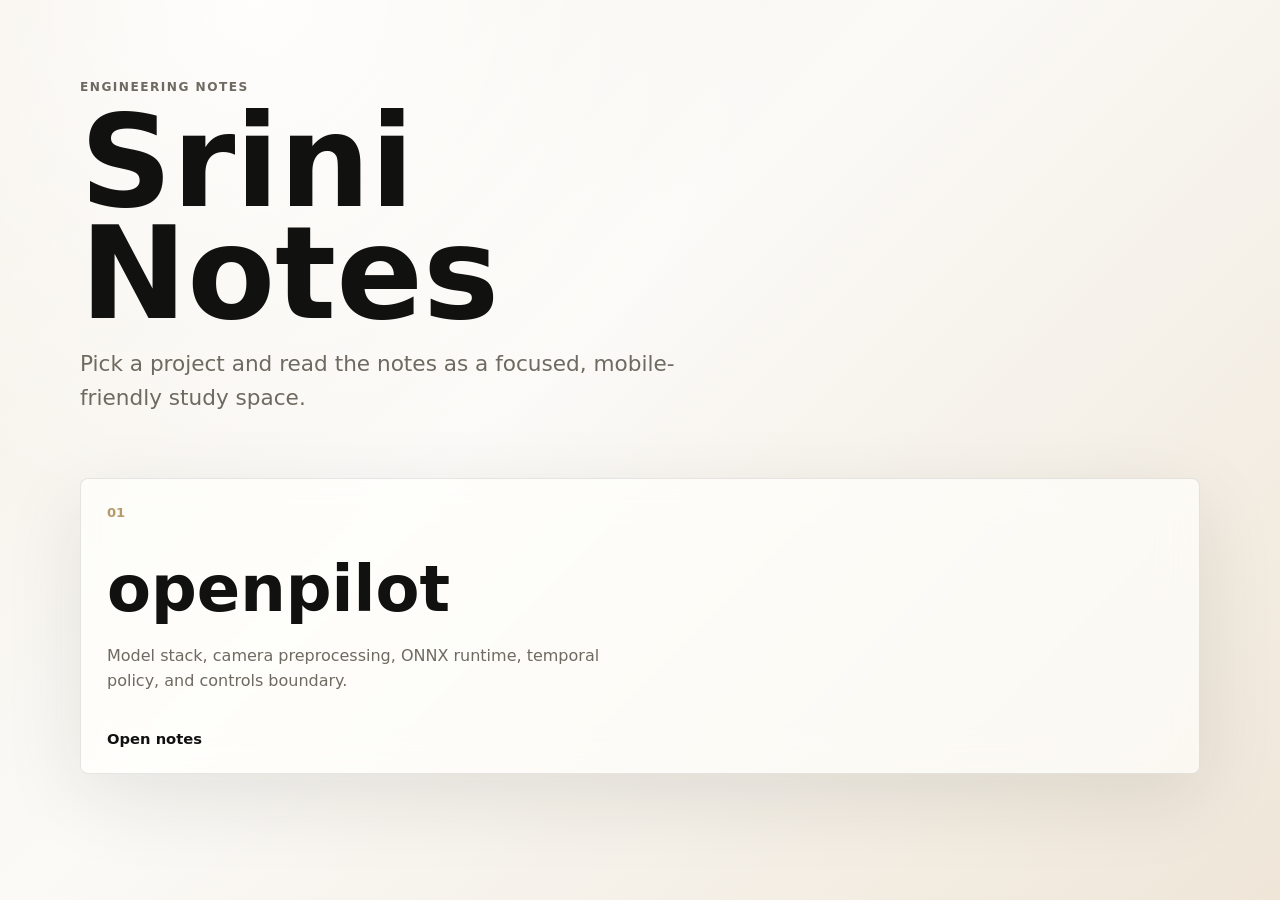
<file: index.html>
<!doctype html>
<html lang="en">
  <head>
    <meta charset="utf-8">
    <meta name="viewport" content="width=device-width, initial-scale=1">
    <title>Srini Notes</title>
    <meta name="description" content="Project notes reader for engineering deep dives.">
    <link rel="stylesheet" href="assets/styles.css">
  </head>
  <body class="home-shell">
    <main class="home">
      <section class="home-hero" aria-labelledby="site-title">
        <div class="home-kicker">engineering notes</div>
        <h1 id="site-title">Srini Notes</h1>
        <p>Pick a project and read the notes as a focused, mobile-friendly study space.</p>
      </section>

      <section class="project-grid" aria-label="Projects">
        <a class="project-card" href="openpilot/">
          <span class="project-index">01</span>
          <span class="project-title">openpilot</span>
          <span class="project-copy">Model stack, camera preprocessing, ONNX runtime, temporal policy, and controls boundary.</span>
          <span class="project-link">Open notes</span>
        </a>
      </section>
    </main>
  </body>
</html>
</file>
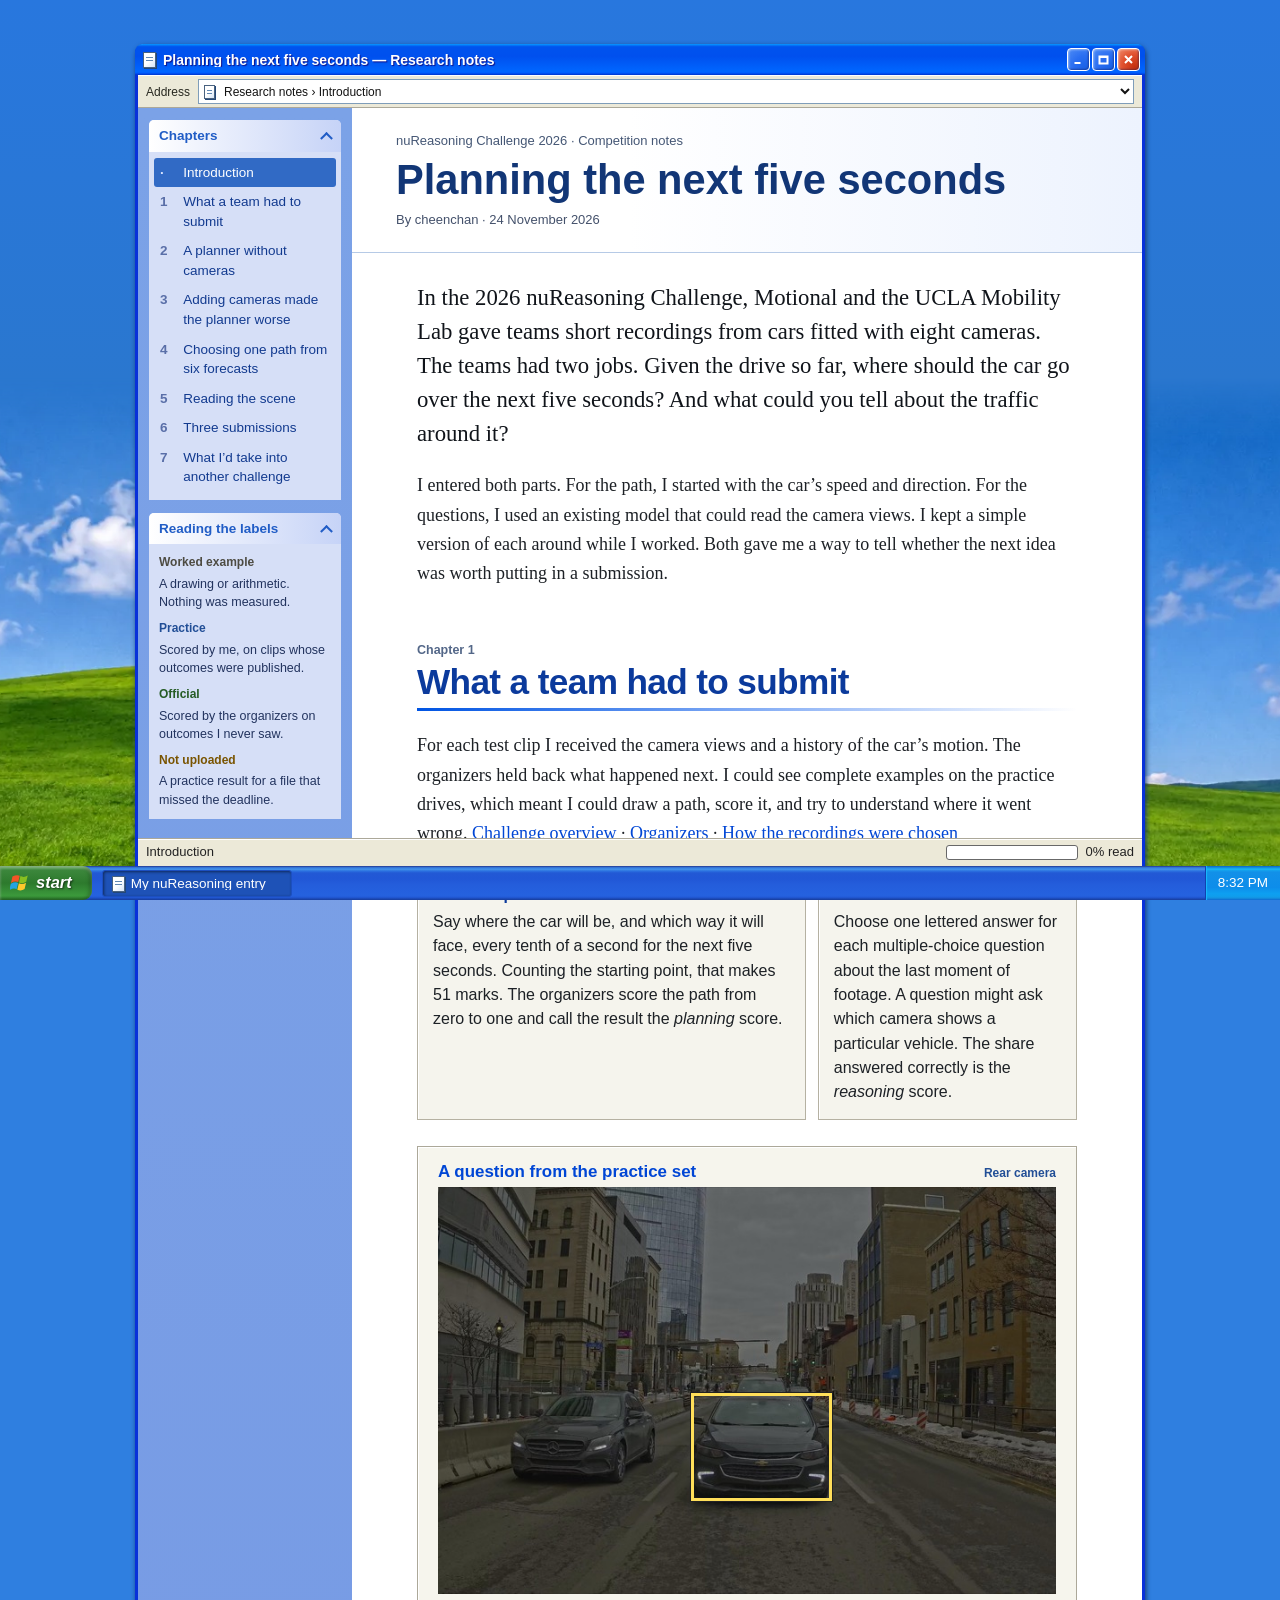
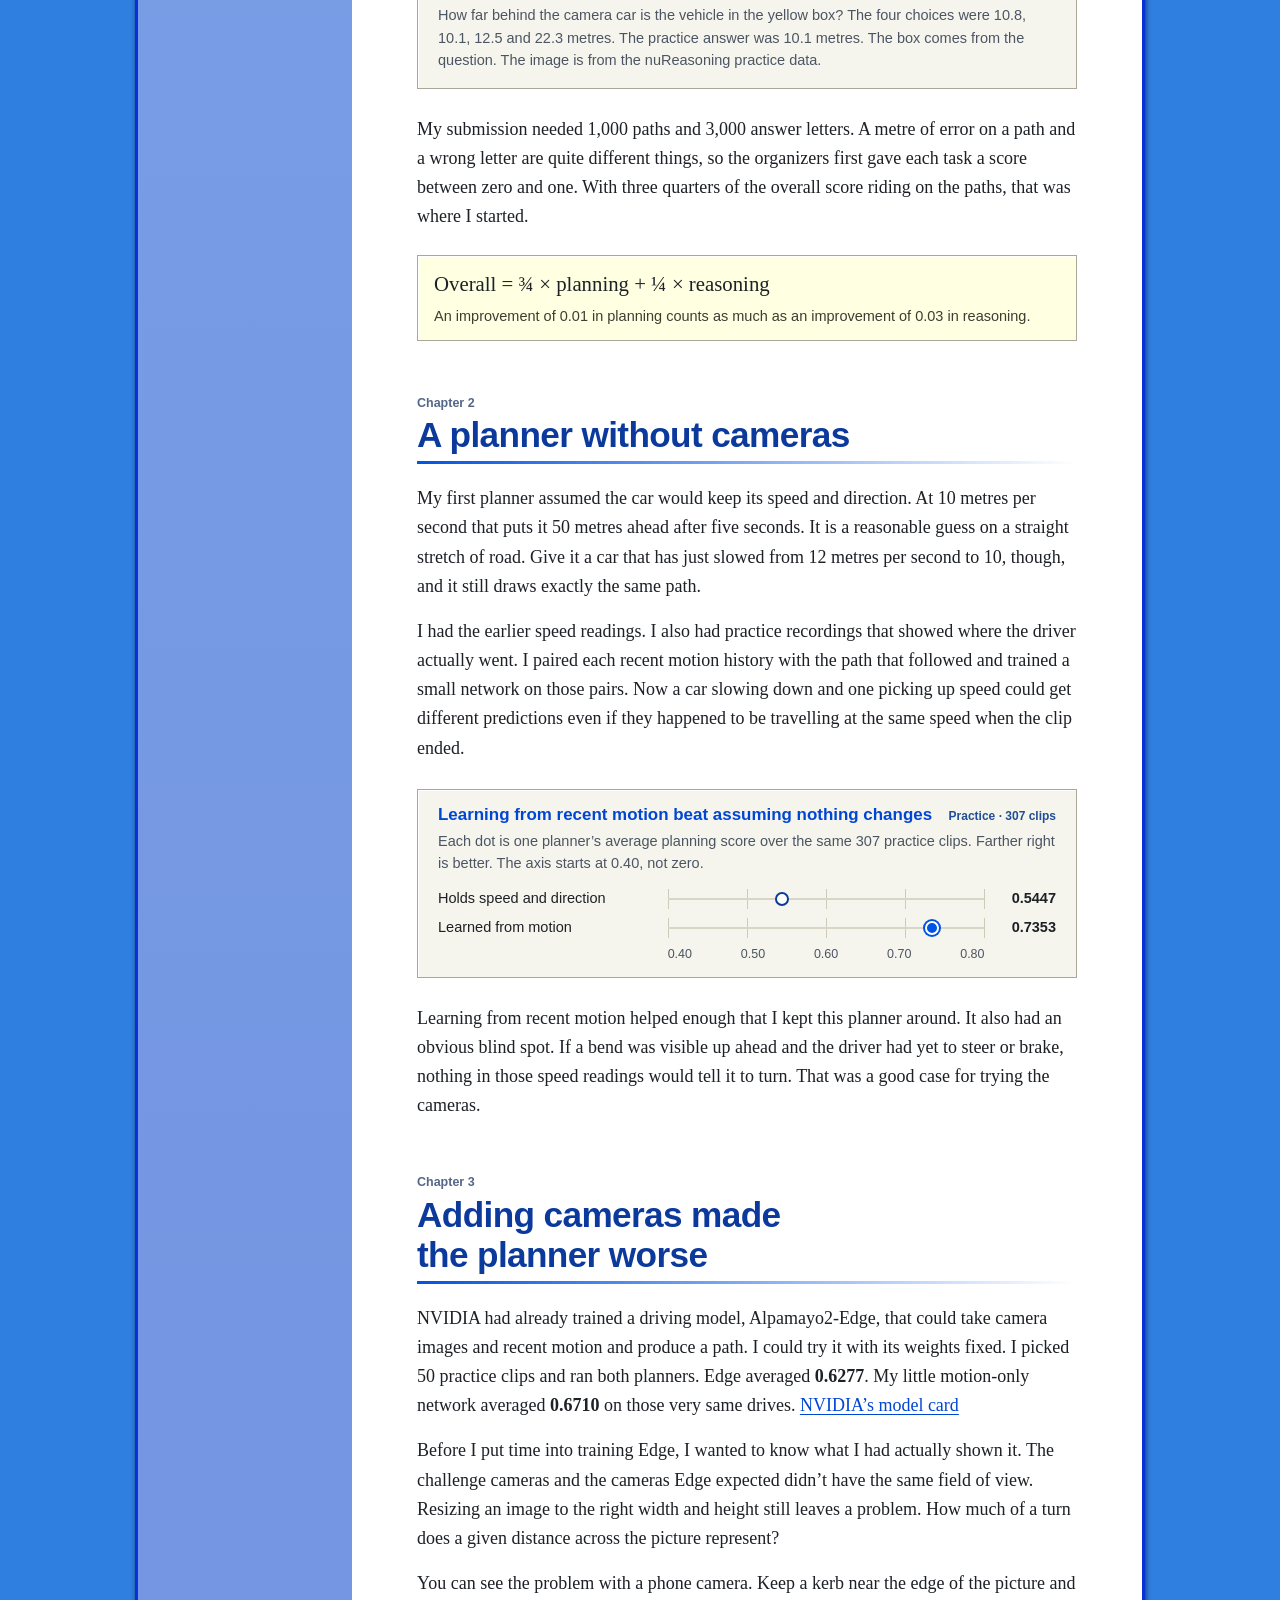
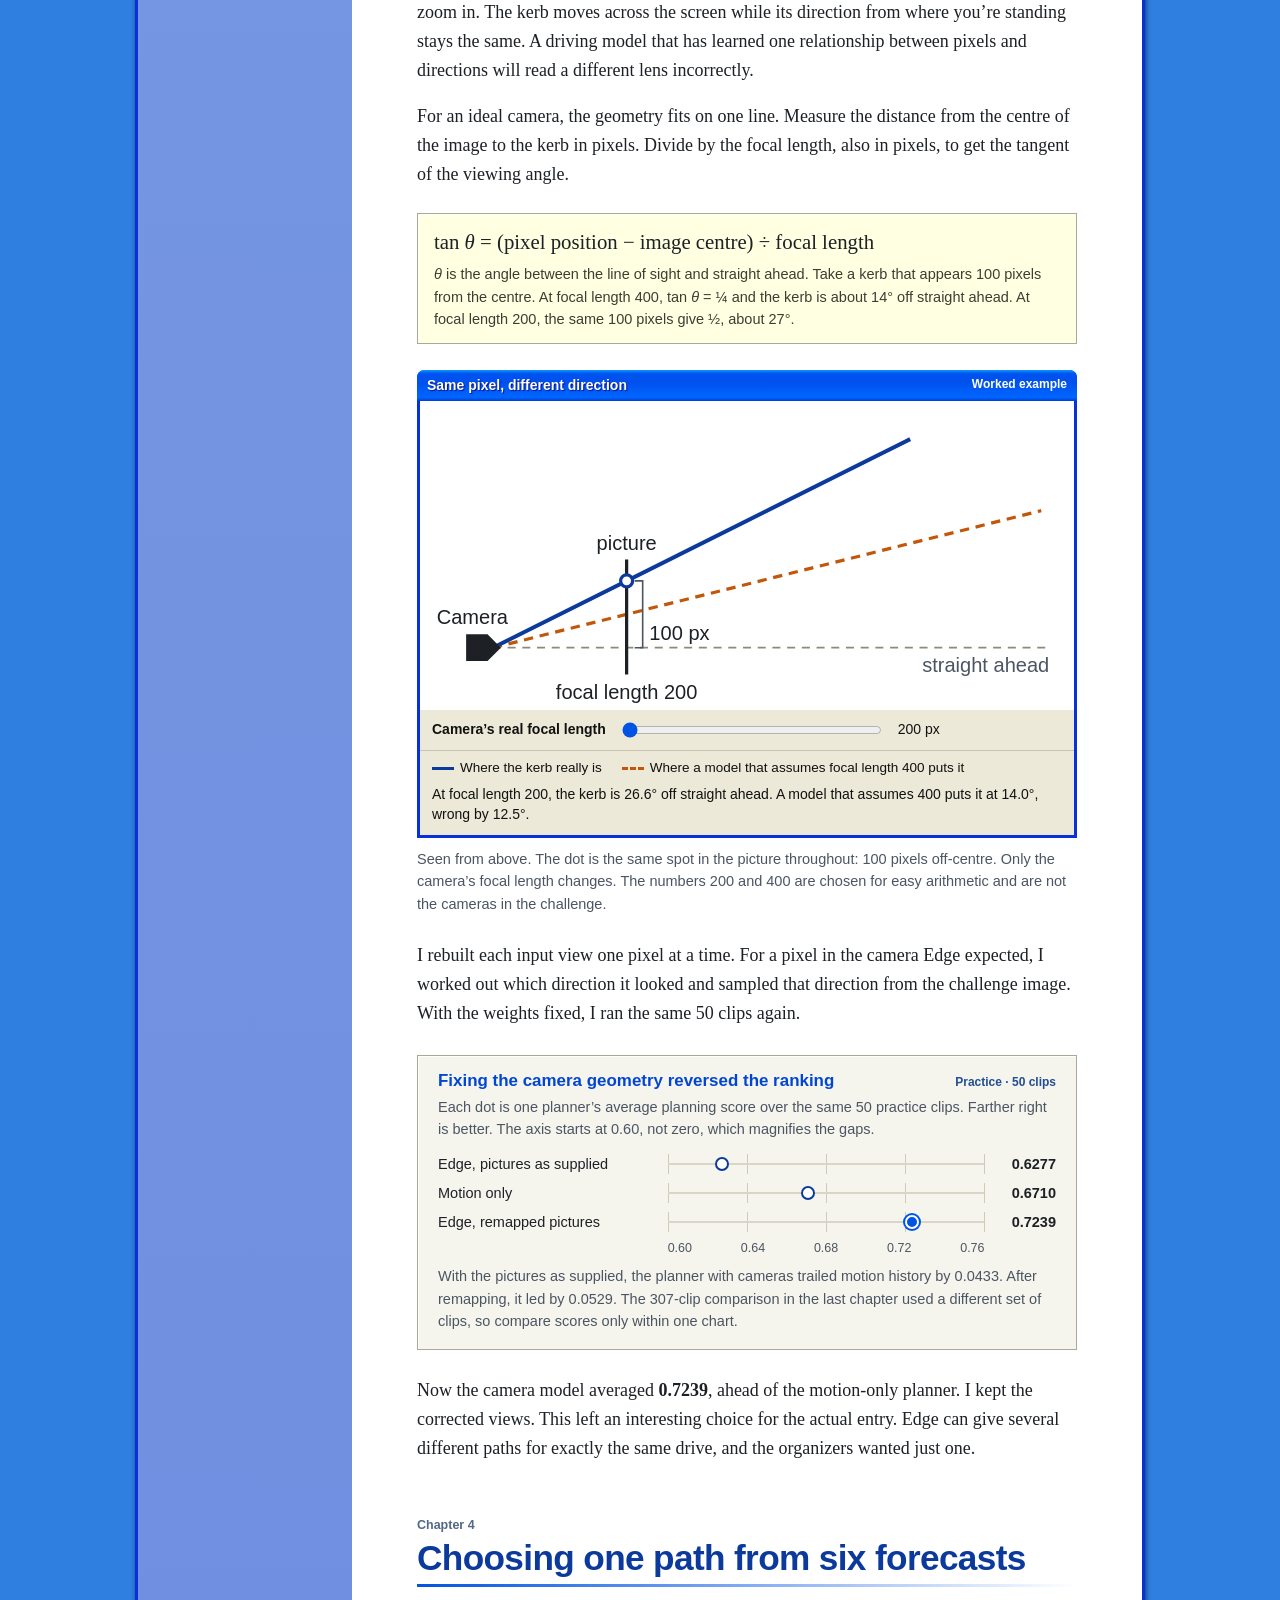
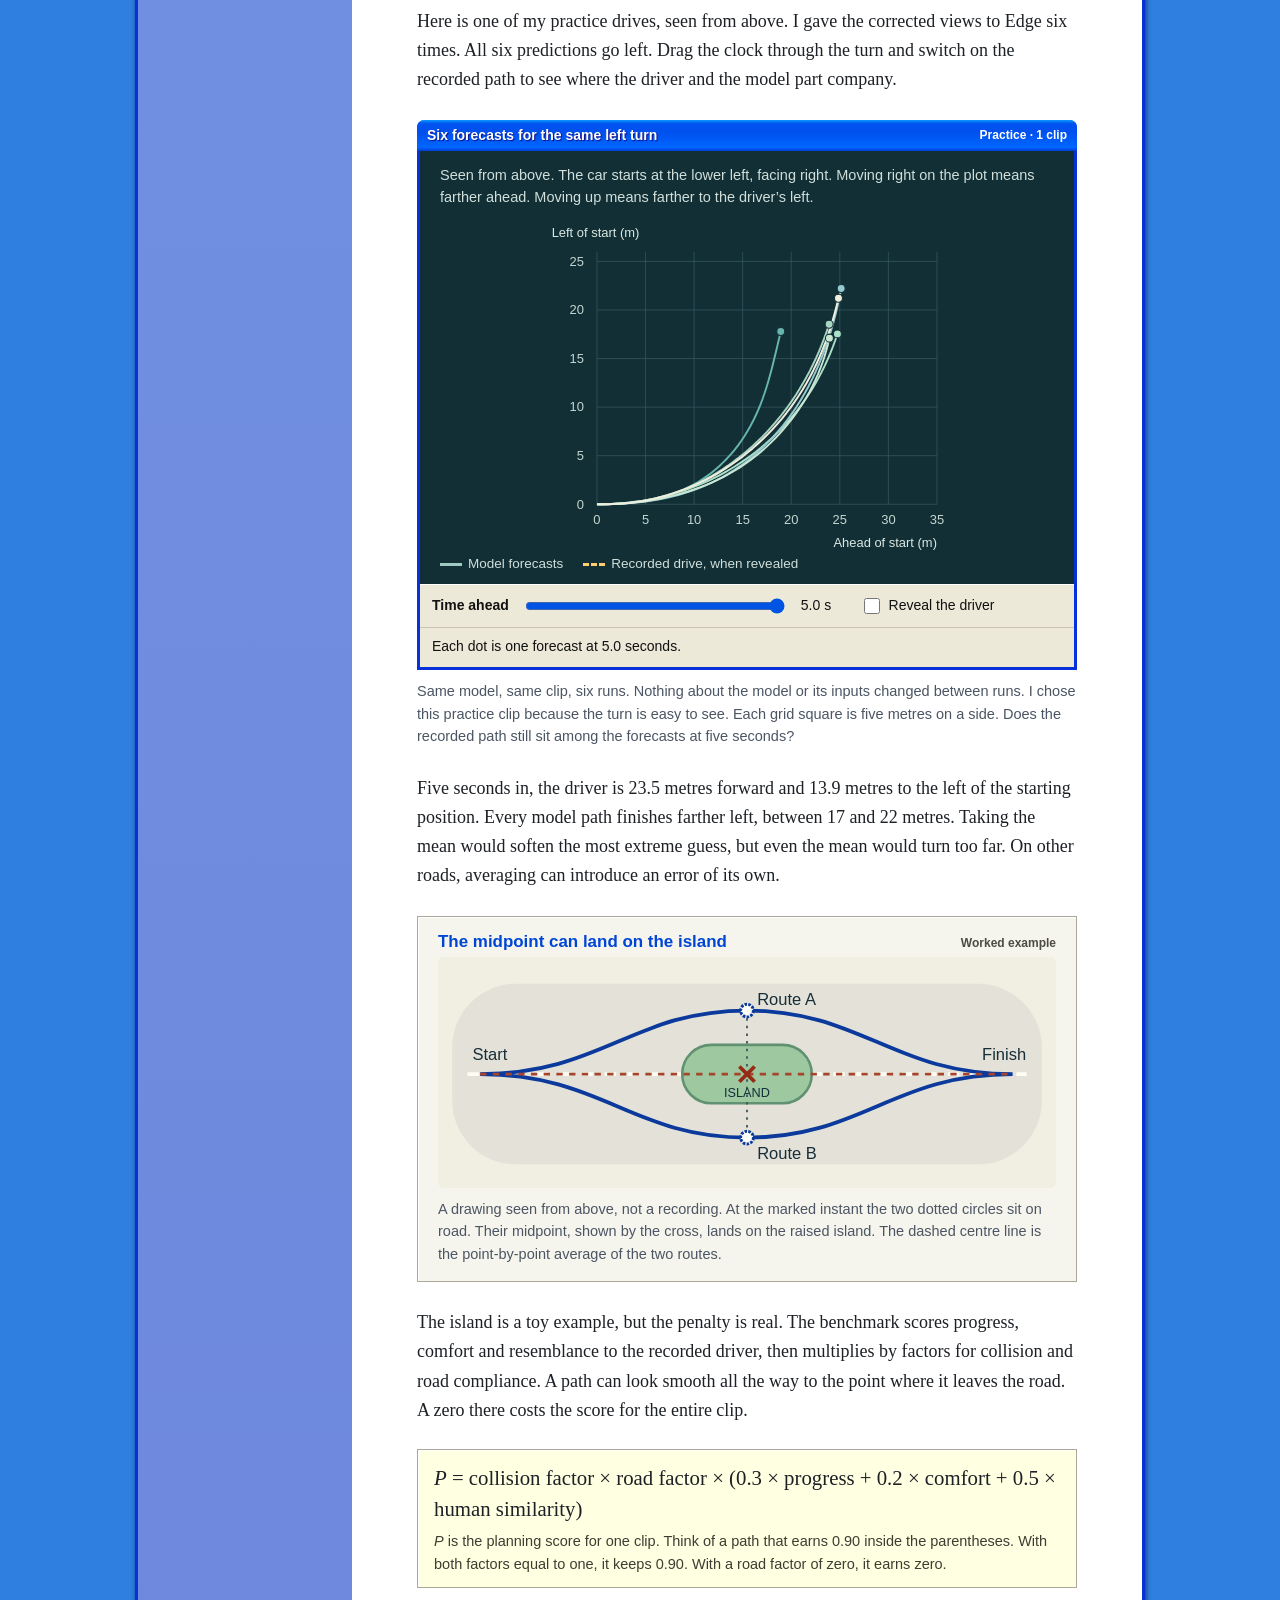
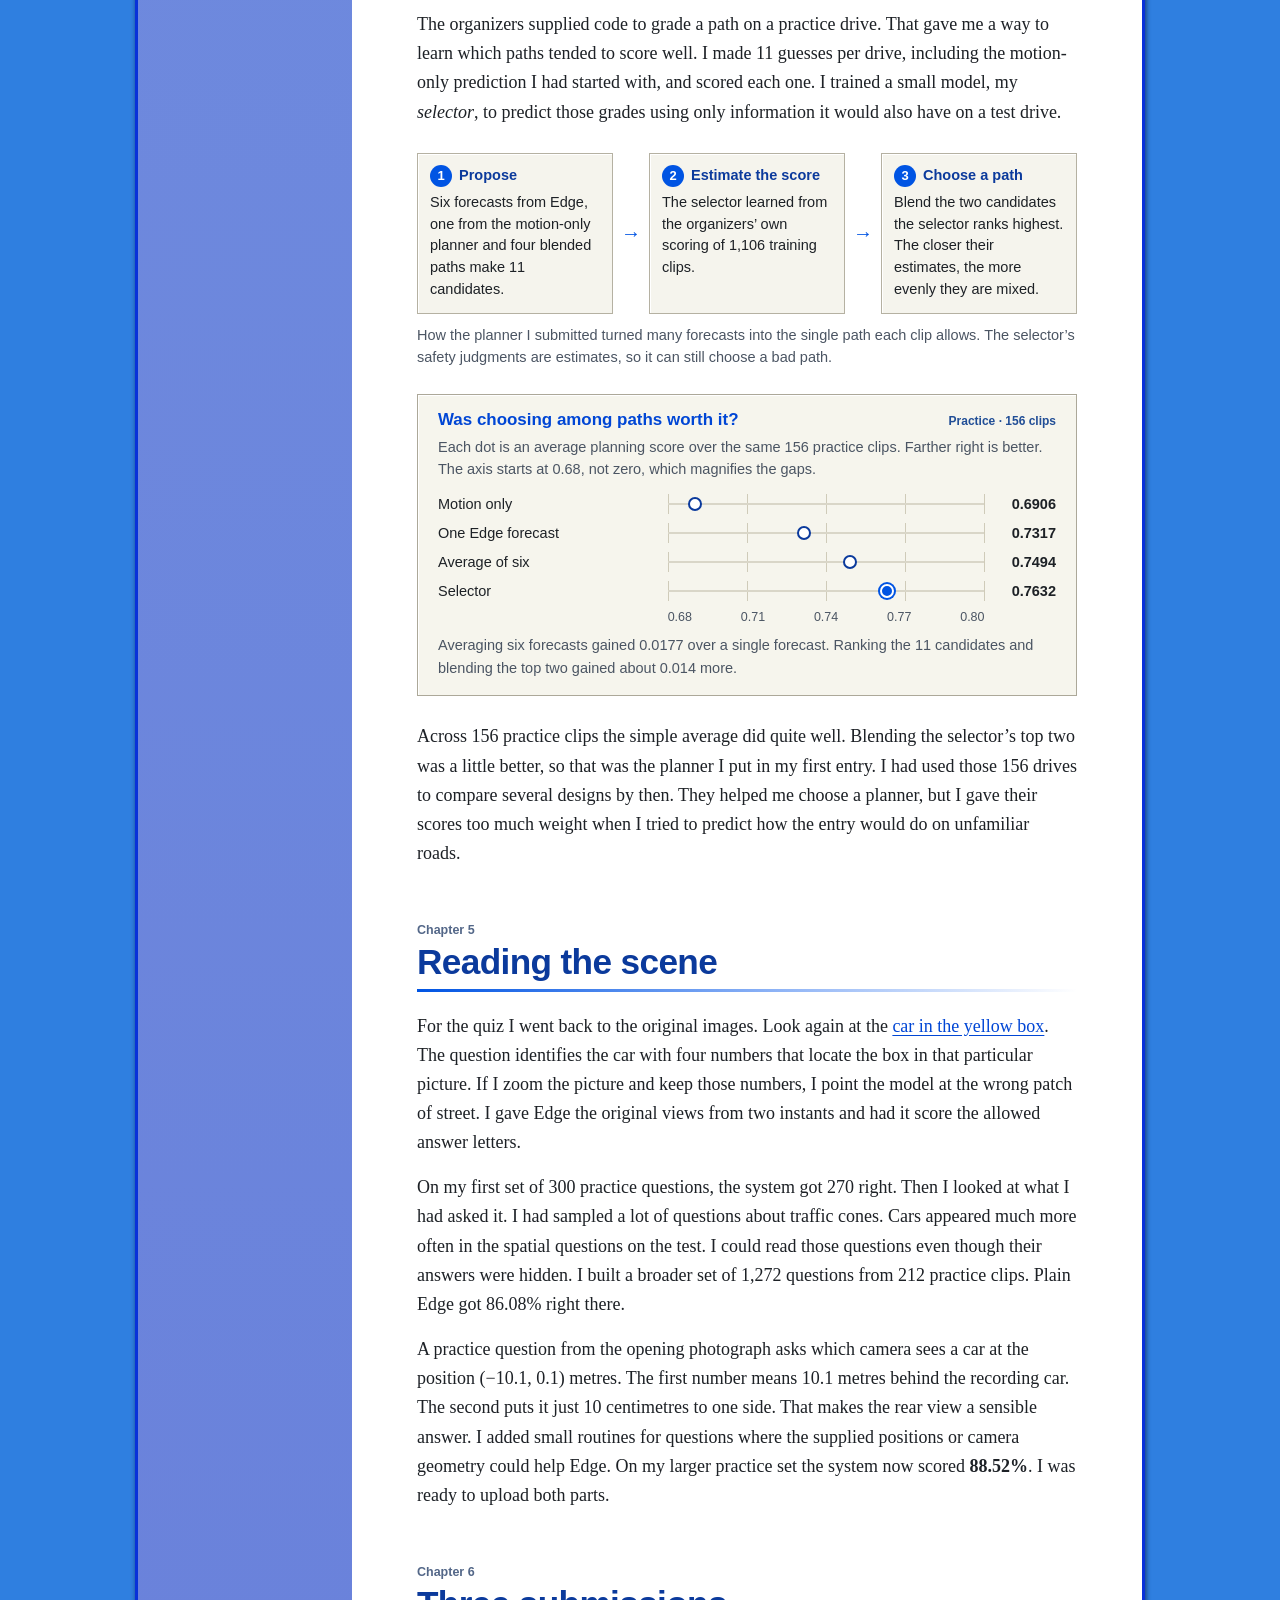
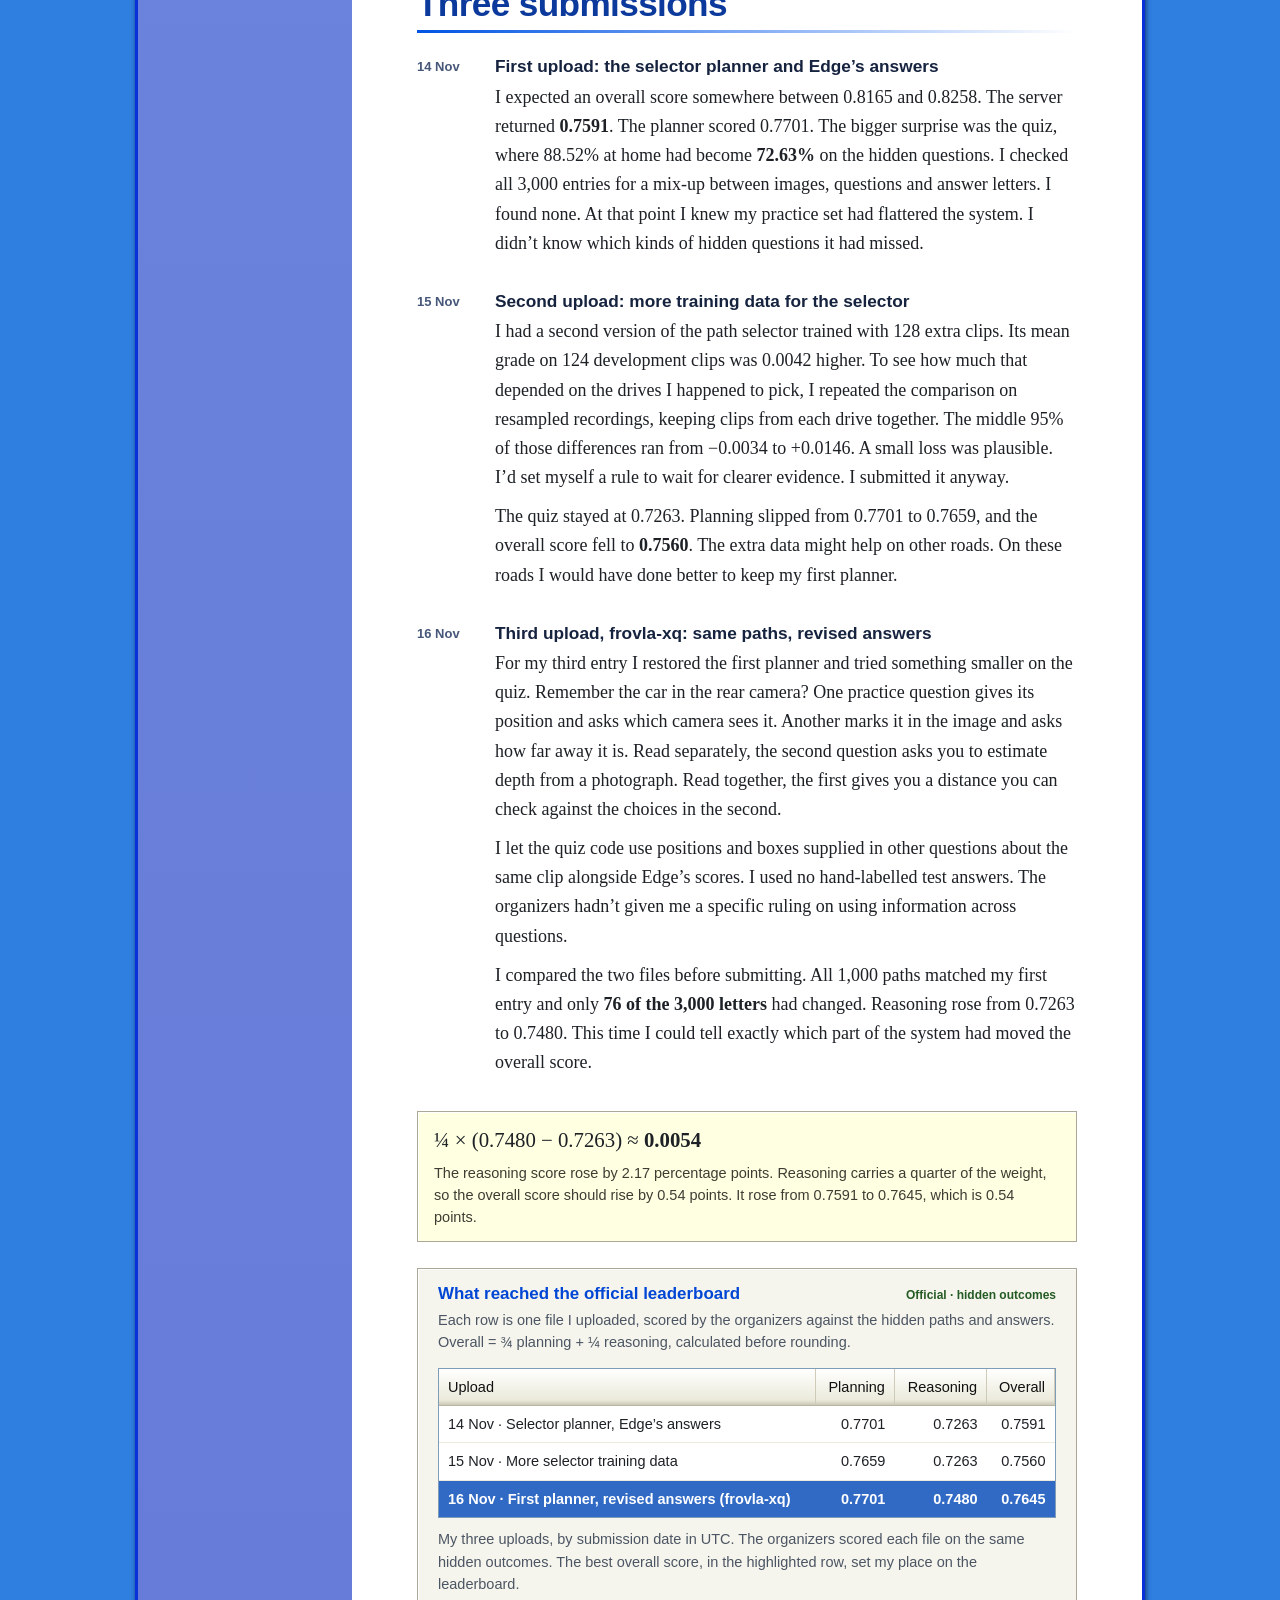
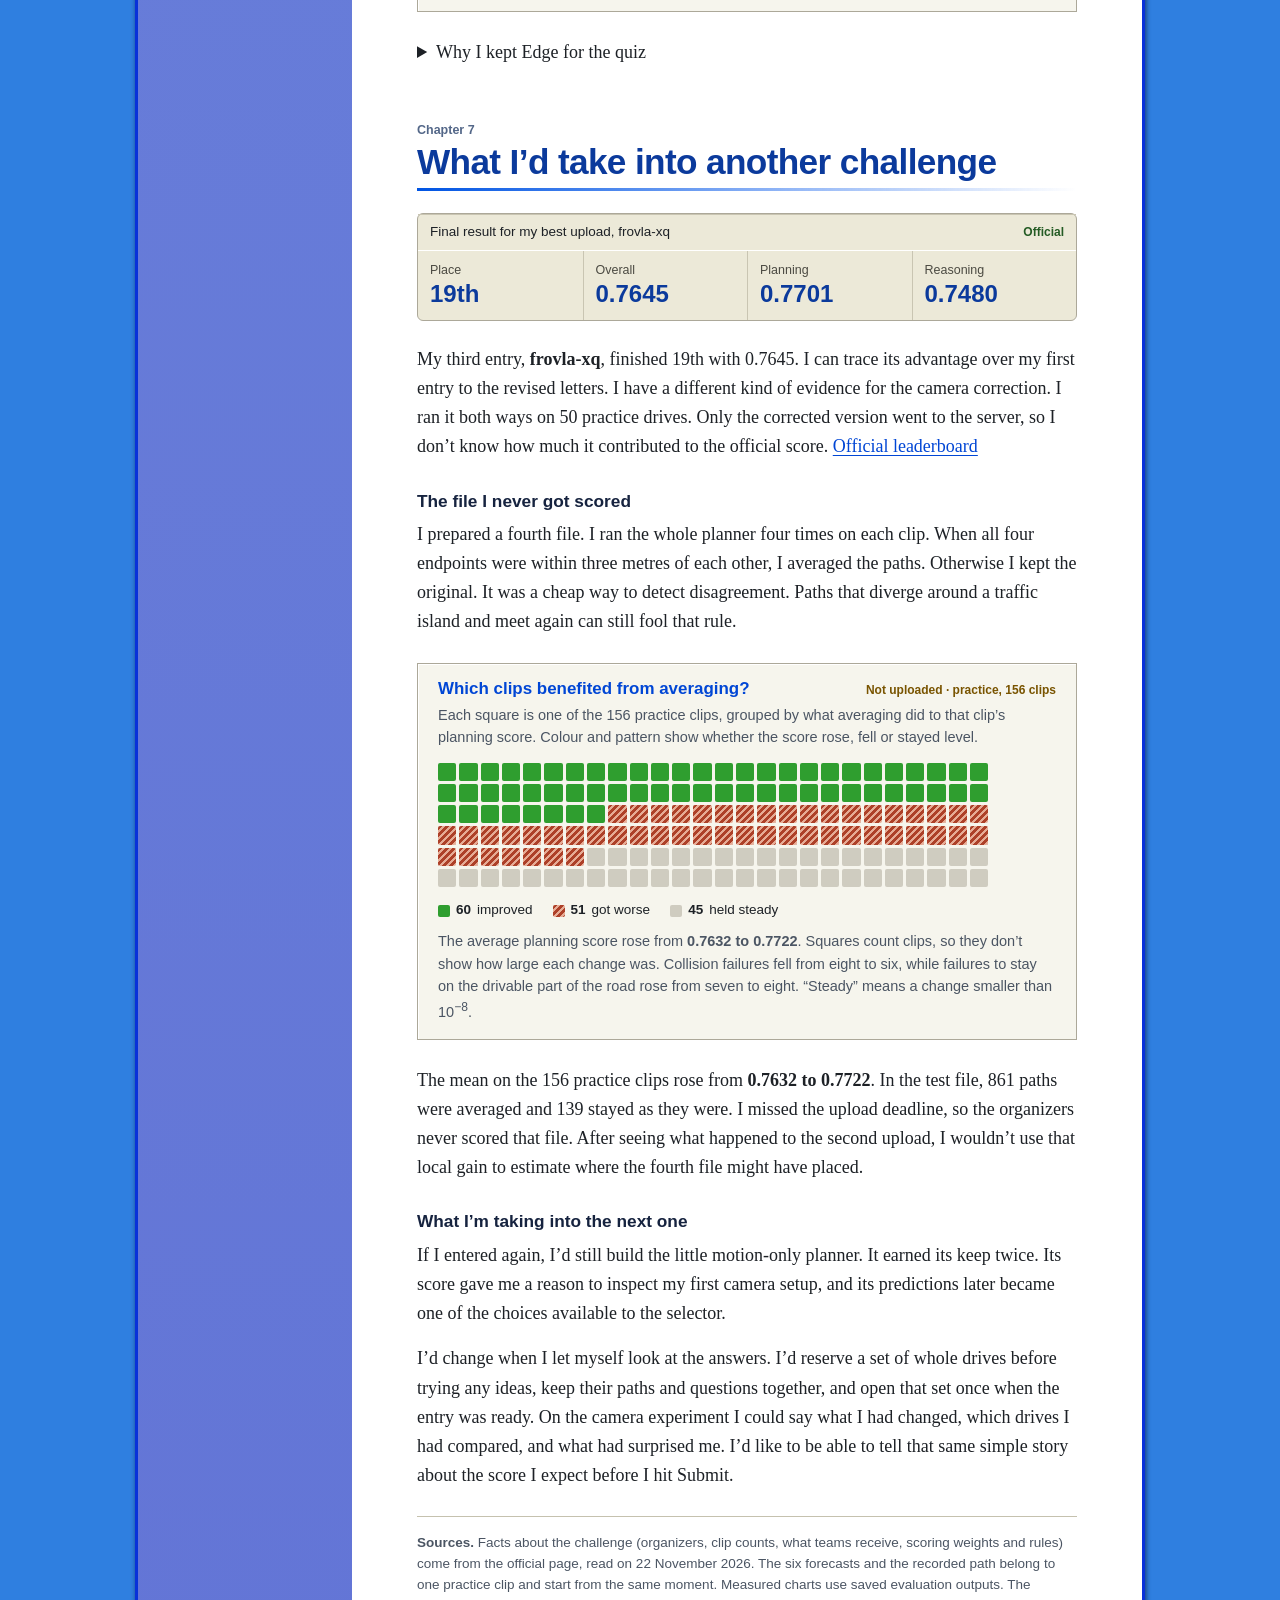
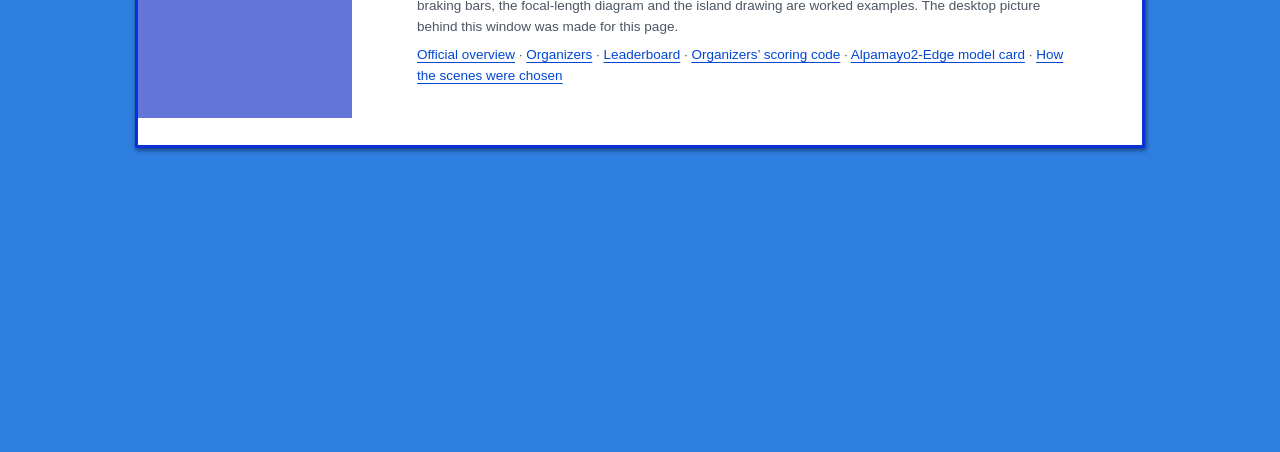
<file: nureasoning/index.html>
<!doctype html><html lang="en"><head><meta charset="utf-8"><meta name="viewport" content="width=device-width, initial-scale=1"><title>Planning the next five seconds · nuReasoning Challenge 2026</title><meta name="description" content="How I approached the 2026 nuReasoning Challenge, from predicting a car’s path using its recent motion to learning when its cameras could help.">
<style>
:root{color-scheme:light;--hill:url("[data-uri]");--ink:#1d2126;--soft:#4b5563;--navy:#0b3a9c;--link:#0046d5;--luna:#0054e3;--face:#ece9d8;--rule:#d6d2c2;--sel:#316ac5;--tip:#ffffe1;--orange:#e68b2c;--ok:#237a1d;--ui:Tahoma,Verdana,Arial,sans-serif;--head:'Trebuchet MS','Lucida Grande',Tahoma,sans-serif;--serif:Georgia,'Times New Roman',serif}
*{box-sizing:border-box}[hidden]{display:none!important}
html{scroll-padding-top:44px}
body{margin:0;padding:0 0 calc(34px + 30vh);background:#2f7fe0;color:var(--ink);font:18px/1.62 var(--serif)}
.wall{position:fixed;inset:0;z-index:-1;background:linear-gradient(#2877de,#2a77cf 42%,#2a77cf)}
.wall::after{content:'';position:absolute;inset:auto 0 0;height:max(33.4vw,58vh);background:var(--hill) center bottom/cover no-repeat;-webkit-mask-image:linear-gradient(transparent,#000 12%);mask-image:linear-gradient(transparent,#000 12%)}
.skip{position:absolute;left:-999px;top:0;z-index:30;background:#fff;padding:6px 10px;font:14px var(--ui)}.skip:focus{left:8px;top:8px}
a{color:var(--link);text-underline-offset:3px}a:visited{color:#5a2ea6}
:focus-visible{outline:2px dotted #111;outline-offset:2px}
.tbar :focus-visible,.task :focus-visible,.side summary:focus-visible{outline-color:#fff}

/* window */
.win{max-width:1010px;margin:44px auto 0;background:#fff;border:3px solid #0831d9;border-top:0;border-radius:9px 9px 0 0;box-shadow:1px 2px 5px #15376e}
.tbar{position:sticky;top:0;z-index:8;margin:0 -3px;height:31px;display:flex;align-items:center;gap:7px;padding:0 5px 0 8px;border-radius:8px 8px 0 0;color:#fff;font:700 14px/1 var(--head);text-shadow:1px 1px 1px #0f1089;background:linear-gradient(180deg,#0997ff 0,#0053ee 9%,#0050ee 40%,#0066ff 88%,#005bff 94%,#003dd7 97%,#003dd7)}
.tbar .ttl{flex:1;white-space:nowrap;overflow:hidden;text-overflow:ellipsis}
.tico{position:relative;display:inline-block;flex:none;width:13px;height:16px;border:1px solid #496280;background:linear-gradient(135deg,#fff 50%,#d4e4f7);box-shadow:1px 1px #234778}
.tico::after{content:'';position:absolute;inset:4px 2px;background:repeating-linear-gradient(#6087b3 0 1px,transparent 1px 3px)}
.wbtns{display:none;gap:2px}.js .wbtns{display:flex}
.wbtns button{width:23px;height:23px;padding:0;border:1px solid #fff;border-radius:4px;cursor:pointer;display:grid;place-items:center;background:radial-gradient(circle at 80% 85%,#1b63e8 0,#2a6ef1 45%,#4e8cf6 100%);box-shadow:inset -1px -1px 2px rgba(0,0,60,.4),inset 1px 1px 2px rgba(255,255,255,.45)}
.wbtns button:hover{filter:brightness(1.18)}
.wbtns #bclose{background:radial-gradient(circle at 80% 85%,#c5300f 0,#e0502e 50%,#f08c6c 100%)}
.wbtns svg{width:11px;height:11px;stroke:#fff;stroke-width:2;fill:none}
.body{display:grid;grid-template-columns:214px minmax(0,1fr)}
.side{background:linear-gradient(180deg,#7ba2e7,#6375d6);font:13.5px/1.45 var(--ui)}
.pane{position:sticky;top:31px;max-height:calc(100vh - 31px - 34px - 28px);overflow:auto;padding:12px 11px}
.side details{margin:0 0 13px;border-radius:5px 5px 0 0;background:#d6dff7}
.side summary{cursor:pointer;list-style:none;padding:6px 10px;border-radius:5px 5px 0 0;font-weight:700;color:#215dc6;background:linear-gradient(90deg,#fff,#c6d3f7);display:flex;justify-content:space-between;align-items:center}
.side summary::-webkit-details-marker{display:none}
.side summary::after{content:'';width:7px;height:7px;border:solid #215dc6;border-width:2px 2px 0 0;transform:rotate(135deg) translate(-2px,2px)}
.side details[open] summary::after{transform:rotate(-45deg) translate(-2px,2px)}
.side ol,.menu ol{list-style:none;margin:0;padding:6px 5px 8px}
.side li a,.menu li a{display:grid;grid-template-columns:1.5em 1fr;gap:3px;padding:5px 6px;border-radius:3px;color:#123a8f;text-decoration:none}
.side li a:hover,.menu li a:hover{text-decoration:underline}
.side li a b,.menu li a b{font-weight:700;color:#5a6fa8}
.side li a[aria-current],.menu li a[aria-current]{background:var(--sel);color:#fff}
.side li a[aria-current] b,.menu li a[aria-current] b{color:#dbe6ff}
.key{margin:0;padding:8px 10px 10px}.key dt{margin-top:7px}.key dt:first-child{margin-top:0}.key dd{margin:3px 0 0;color:#22335e;font-size:12.5px}
.sbar{position:sticky;bottom:34px;z-index:7;display:flex;align-items:center;gap:8px;min-height:27px;padding:3px 8px;background:var(--face);border-top:1px solid #fff;box-shadow:0 -1px 0 #aca899;font:13px/1.3 var(--ui);color:#222}
.sbar #where{flex:1;white-space:nowrap;overflow:hidden;text-overflow:ellipsis}
.sbar #pct{font-variant-numeric:tabular-nums}
.prog{flex:none;width:132px;height:15px;padding:2px;border:1px solid #686868;border-radius:3px;background:#fff}
.prog i,.fill{display:block;height:100%;background:linear-gradient(180deg,rgba(255,255,255,.6),rgba(255,255,255,0) 45%,rgba(0,0,0,.12)),repeating-linear-gradient(90deg,#2fc52f 0 8px,#fff 8px 10px)}
html:not(.js) .sbar{display:none}

/* desktop behind the window */
.desk{padding:22px 18px;min-height:60vh}
.dicon{width:108px;padding:8px 4px;border:1px solid transparent;background:none;cursor:pointer;color:#fff;font:13.5px/1.3 var(--ui);text-shadow:1px 1px 2px #000,0 0 3px #000;display:grid;justify-items:center;gap:6px}
.dicon:hover span,.dicon:focus-visible span{background:#0b61ff;text-shadow:none}
.dicon span{padding:1px 4px;border-radius:2px}
.dicon svg{width:44px;height:52px;filter:drop-shadow(1px 2px 2px rgba(0,0,0,.5))}

/* taskbar and chapter menu */
.task{display:none;position:fixed;inset:auto 0 0;z-index:20;height:34px;align-items:stretch;font:13.5px/1 var(--ui);background:linear-gradient(180deg,#1f2f86 0,#3165c4 3%,#3682e5 6%,#4490e6 10%,#3883e5 12%,#2b71e0 15%,#2663da 18%,#235bd6 20%,#2258d5 23%,#2157d6 38%,#245ddb 54%,#2562df 86%,#245fdc 89%,#2158d4 92%,#1d4ec0 95%,#1941a5 98%)}
.js .task{display:flex}
#start{flex:none;display:flex;align-items:center;gap:7px;padding:0 20px 2px 10px;border:0;border-radius:0 9px 9px 0;cursor:pointer;color:#fff;font:italic 700 16.5px/1 var(--head);text-shadow:1px 1px 2px rgba(0,0,0,.6);background:linear-gradient(180deg,#5eac56 0,#3c873c 12%,#2d7a2d 50%,#3c9a3c 88%,#256b25);box-shadow:inset -2px 0 4px rgba(0,0,0,.3),inset 0 2px 3px rgba(255,255,255,.4)}
#start:hover,#start[aria-expanded=true]{filter:brightness(1.12)}
#start svg{width:19px;height:19px}
#tbtn{flex:0 1 190px;min-width:0;margin:4px 0 3px 10px;padding:0 9px;display:flex;align-items:center;gap:6px;border:1px solid #1c4fc0;border-radius:3px;cursor:pointer;color:#fff;font:inherit;text-align:left;background:linear-gradient(180deg,#5c9cf5,#3a80f3 30%,#3a80f3 70%,#2f6fde)}
#tbtn span{white-space:nowrap;overflow:hidden;text-overflow:ellipsis}
#tbtn[aria-pressed=true]{background:#1e52b7;box-shadow:inset 1px 1px 3px rgba(0,0,0,.5)}
.tray{margin-left:auto;display:flex;align-items:center;padding:0 12px;color:#fff;border-left:1px solid #1042af;background:linear-gradient(180deg,#0c59b9 0,#139ee9 6%,#18b5f2 10%,#139beb 14%,#1290e8 19%,#0d8dea 63%,#0d9ff1 81%,#0f9eed 88%,#119be9 91%,#1392e2 94%,#137ed7 97%,#095bc9);box-shadow:inset 1px 0 1px #18bbff;font-variant-numeric:tabular-nums;white-space:nowrap}
.menu{position:fixed;left:0;bottom:34px;z-index:21;width:min(420px,100vw);max-height:calc(100vh - 44px);overflow:auto;border:2px solid #1854c2;border-bottom:0;border-radius:8px 8px 0 0;background:#fff;box-shadow:3px -2px 12px rgba(0,0,0,.45);font:14.5px/1.4 var(--ui)}
.mhead{padding:10px 12px;color:#fff;background:linear-gradient(180deg,#1868ce,#0e60cb 12%,#1164cf 80%,#1b6cd3);border-bottom:2px solid var(--orange);text-shadow:1px 1px 2px rgba(0,0,0,.5)}
.mhead b{display:block;font:700 16px/1.2 var(--head)}.mhead span{font-size:12.5px}
.menucols{display:grid;grid-template-columns:minmax(0,1.6fr) minmax(0,1fr)}.menu li a{padding:6px 8px}
.resources{padding:8px 6px;background:#d3e5fa;border-left:1px solid #a7c4e7}.resources a{display:block;padding:6px;color:#153764;text-decoration:none;font:700 12px/1.45 var(--ui)}.resources a:hover,.resources a:focus-visible{background:var(--sel);color:white}
.mfoot{padding:8px 12px;background:linear-gradient(#488ce6,#1663c8);border-top:1px solid #739fe0}

/* article */
.address{display:none;align-items:center;gap:8px;padding:3px 8px;background:var(--face);border-top:1px solid #fff;border-bottom:1px solid #aca899;color:#282820;font:12px var(--ui)}
.js .address{display:flex}.location{display:flex;align-items:center;flex:1;min-width:0;gap:5px;padding-left:5px;background:white;border:1px solid #7f9db9}.location .tico{width:11px;height:14px}
.location select{flex:1;min-width:0;height:23px;border:0;border-radius:0;background:#fff;color:#131313;font:12px var(--ui)}
.mfoot a,.mfoot a:visited{color:white}
main{min-width:0}
.hero{padding:24px clamp(18px,4.2vw,44px) 22px;color:#123676;background:linear-gradient(90deg,#fff 35%,#edf3fe);border-bottom:1px solid #b6cae6}
.kick{margin:0 0 7px;font:13px/1.35 var(--ui);color:#455775}
.hero h1{margin:0 0 8px;font:700 clamp(1.8rem,4.2vw,2.6rem)/1.12 var(--head);text-wrap:balance}
.by{margin:0;font:13px/1.45 var(--ui);color:#44516b}
.col{max-width:716px;margin:0 auto;padding:0 clamp(18px,4.2vw,28px)}
.lede{margin:28px 0 20px;font-size:clamp(1.2rem,2.4vw,1.42rem);line-height:1.5;color:#10141a}
p{margin:0 0 16px}
.stat{margin:22px 0 24px;border:1px solid #aca899;border-radius:6px;background:var(--face);font-family:var(--ui)}
.stat .cap{display:flex;flex-wrap:wrap;gap:6px 10px;align-items:center;justify-content:space-between;padding:7px 12px;border-bottom:1px solid #fff;box-shadow:0 1px 0 #c9c5b2 inset;font-size:13.5px}
.stat dl{display:grid;grid-template-columns:repeat(4,1fr);margin:0}
.stat dl div{padding:9px 12px 11px;border-left:1px solid #c9c5b2}.stat dl div:first-child{border-left:0}
.stat dt{font-size:12.5px;color:#4b4a42}.stat dd{margin:0;font:700 1.5rem/1.2 var(--head);color:var(--navy);font-variant-numeric:tabular-nums}
section{margin-top:54px}
.chap{margin:0 0 4px;font:700 12.5px/1.3 var(--ui);color:#536788}
h2{margin:0 0 6px;font:700 clamp(1.65rem,3.6vw,2.2rem)/1.14 var(--head);letter-spacing:-.018em;color:var(--navy);text-wrap:balance}
.hr{height:3px;margin:0 0 20px;background:linear-gradient(90deg,var(--luna),#8fb4f6 55%,transparent)}
h3{margin:28px 0 8px;font:700 1.08rem/1.3 var(--ui);color:#16233f}
figure{margin:26px 0}
figcaption,.help{font:14.5px/1.55 var(--ui);color:var(--soft)}
figcaption{margin-top:10px}
svg{display:block;width:100%;height:auto}
.tag{display:inline-block;font:700 12px/1.4 var(--ui);color:#4d4b42}
.tag.prac{color:#214e96}.tag.off{color:#245b24}.tag.miss{color:#795400}
.mini .mt .tag{color:#fff}
.gb{padding:14px clamp(11px,2.6vw,20px) 16px;border:1px solid #aca899;box-shadow:inset 1px 1px #fff;background:#f6f5ed}
.gb .top{display:flex;flex-wrap:wrap;gap:6px 12px;align-items:baseline;justify-content:space-between;margin-bottom:4px}
.gb h3,.gb h4{margin:0;font:700 1.06rem/1.3 var(--ui);color:var(--link)}
.gb .help{margin:0 0 14px}
.tip{margin:24px 0 22px;padding:12px 16px;border:1px solid #aca899;box-shadow:inset 1px 1px #fff;background:#ffffe1;font:clamp(1.05rem,2.3vw,1.3rem)/1.5 var(--serif)}
.tip small{display:block;margin-top:6px;font:14.5px/1.55 var(--ui);color:#3d3d33}
.tasks{display:grid;grid-template-columns:3fr 2fr;gap:12px;margin:22px 0}
.job{padding:13px 15px 14px;border:1px solid #b5b1a2;box-shadow:inset 1px 1px #fff;background:#f5f4ed}

.job b{display:block;margin-bottom:5px;font:700 .98rem/1.35 var(--ui);color:var(--navy)}

.job p{margin:0;font:1rem/1.52 var(--ui)}
.calc{display:grid;grid-template-columns:8.6rem 1fr 3.6rem;gap:10px 12px;align-items:center;font:14.5px var(--ui);font-variant-numeric:tabular-nums}
.track{height:19px;padding:2px;border:1px solid #686868;border-radius:3px;background:#fff}
.fill{width:var(--w)}
.calc b{text-align:right}
.scale,.axis{display:flex;justify-content:space-between;font:12.5px var(--ui);color:var(--soft)}
.scale{grid-column:2}
.metric{display:grid;grid-template-columns:minmax(112px,1.03fr) minmax(90px,1.5fr) 4.1em;align-items:center;gap:9px 12px;font:14.5px/1.3 var(--ui);font-variant-numeric:tabular-nums}
.metric b{text-align:right}
.rail{height:20px;position:relative;background:linear-gradient(90deg,#cfcbb9 0 1px,transparent 1px) left center/25% 100%;border-right:1px solid #cfcbb9}
.rail::before{content:'';position:absolute;top:9px;left:0;right:0;height:2px;background:#d9d6c8}
.rail i{position:absolute;top:3px;left:var(--p);transform:translateX(-50%);width:14px;height:14px;border-radius:50%;border:2px solid var(--navy);background:#fff}
.rail i.best{background:var(--luna);border-color:#fff;box-shadow:0 0 0 2px var(--luna)}
.axis{grid-column:2}
.mini{border:3px solid #0831d9;border-top:0;border-radius:8px 8px 0 0;background:var(--face)}
.mini .mt{margin:0 -3px;padding:6px 10px 7px;border-radius:7px 7px 0 0;display:flex;flex-wrap:wrap;gap:4px 10px;align-items:center;justify-content:space-between;color:#fff;font:700 14px/1.3 var(--head);text-shadow:1px 1px 1px #0f1089;background:linear-gradient(180deg,#0997ff 0,#0053ee 12%,#0050ee 40%,#0066ff 88%,#003dd7)}
.mini .mt h3{margin:0;font:inherit;color:inherit}
.mini .mt .tag{text-shadow:none}
.scope{padding:14px clamp(9px,2.4vw,20px) 10px;background:#122f36;color:#d0dfda}
.scope p{margin:0 0 6px;font:14.5px/1.5 var(--ui)}
.scope svg{max-height:340px}
.legend{display:flex;flex-wrap:wrap;gap:8px 20px;align-items:center;font:13.5px/1.4 var(--ui)}
.sw{display:inline-block;width:22px;margin-right:6px;vertical-align:middle;border-top:3px solid #9fcac1}
.sw.real{border-top:3px dashed #ffce6d}
.sw.true{border-top:3px solid var(--navy)}.sw.guess{border-top:3px dashed #c2570a}
.controls{display:flex;flex-wrap:wrap;gap:8px 14px;align-items:center;padding:10px 12px;border-top:1px solid #fff;font:14px/1.4 var(--ui);color:#111}
html:not(.js) .controls{display:none}
.controls label{font-weight:700}
.controls input[type=range]{flex:1;min-width:90px;max-width:260px;accent-color:var(--luna)}
.controls output{min-width:3.2em;font-variant-numeric:tabular-nums}
.controls .chk{display:inline-flex;align-items:center;gap:6px;font-weight:400;cursor:pointer}
.controls .chk input{width:16px;height:16px;accent-color:var(--luna)}
.readout{margin:0;padding:8px 12px 10px;border-top:1px solid #c9c5b2;font:14px/1.45 var(--ui);color:#111;min-height:2.9em}
.lens{padding:6px 6px 0;background:#fff}.lens text{font:15px Tahoma,Verdana,sans-serif}.readout .legend{margin-bottom:6px}#lread{display:block}
.island{padding:4px;border-radius:6px;background:#f1eee2}
.flow{display:flex;align-items:stretch;gap:8px}
.step{flex:1;padding:11px 12px 12px;border:1px solid #b5b1a2;box-shadow:inset 1px 1px #fff;background:#f5f4ed;font:14.5px/1.5 var(--ui)}
.step b{display:flex;align-items:center;gap:7px;margin-bottom:5px;color:var(--navy)}
.step b i{flex:none;display:grid;place-items:center;width:22px;height:22px;border-radius:50%;background:var(--luna);color:#fff;font-style:normal;font-size:13px}
.arrow{align-self:center;color:var(--luna);font:700 20px var(--ui)}
.ups{list-style:none;margin:22px 0;padding:0}
.ups li{display:grid;grid-template-columns:62px 1fr;gap:4px 16px;margin-bottom:22px}
.date{padding-top:3px;white-space:nowrap;font:700 13px/1.4 var(--ui);color:#465779}
.ups h3{margin:0 0 5px}
.ups p{margin-bottom:10px}
.tablebox{overflow:auto;border:1px solid #7f9db9;background:#fff}
table{width:100%;border-collapse:collapse;font:14.5px/1.4 var(--ui);font-variant-numeric:tabular-nums}
th,td{padding:8px 9px;text-align:right}
thead th{border-right:1px solid #cfcbb9;border-bottom:1px solid #b9b5a2;background:linear-gradient(#fff,#ebeadb 86%,#cbc7b8);font-weight:400;color:#111}
th:first-child{text-align:left}
tbody th{font-weight:400}
tbody tr+tr th,tbody tr+tr td{border-top:1px solid #eceadf}
.winner th,.winner td{background:var(--sel);color:#fff;font-weight:700}
.ledger{display:grid;grid-template-columns:repeat(3,1fr);gap:10px;margin:26px 0}
.ledger div{padding:12px 13px 13px;border:1px solid #c5c1ae;border-radius:7px;background:#fdfcf7;font:14.5px/1.5 var(--ui)}
.ledger h3{margin:9px 0 6px;font-size:1rem}
.ledger p{margin:0 0 8px}.ledger p:last-child{margin:0;color:var(--soft)}
.ledger b{font-variant-numeric:tabular-nums}
.tiles{display:grid;grid-template-columns:repeat(26,1fr);gap:3px;max-width:550px;margin:14px 0}
.tiles i,.chip i{display:block;aspect-ratio:1;border-radius:2px}
.up{background:#2f9e2f}.down{background:repeating-linear-gradient(135deg,#ad4028 0 3px,#e6ab95 3px 5px)}.flat{background:#cfccc0}
.chip{display:inline-flex;align-items:center;gap:6px;white-space:nowrap}.chip i{width:12px}
footer{margin:26px 0 0;padding:16px 0 24px;border-top:1px solid #c5c1ae;font:13.5px/1.55 var(--ui);color:var(--soft)}
footer p{margin:0 0 7px}

.max .win{max-width:none;margin-top:0;border-radius:0}.max .tbar{border-radius:0}
@media(prefers-reduced-motion:no-preference){html{scroll-behavior:smooth}}
@media(max-width:1040px){.win{margin:16px 10px 0}}
@media(max-width:860px){.body{display:block}.side{display:none}html:not(.js) .side{display:block}html:not(.js) .pane{position:static;max-height:none}#bmax{display:none}}
@media(max-width:640px){body{font-size:17.5px;padding-bottom:calc(34px + 24vh)}.win{margin:10px 5px 0;border-width:2px;border-top:0}.tbar{margin:0 -2px}.mini{border-width:2px;border-top:0}.mini .mt{margin:0 -2px}.hero{padding:20px 16px 17px}.col{padding:0 16px}.lede{margin-top:22px}section{margin-top:42px}.stat dl{grid-template-columns:1fr 1fr}.stat dl div:nth-child(3){border-left:0}.stat dl div:nth-child(n+3){border-top:1px solid #c9c5b2}.tasks{grid-template-columns:1fr;gap:8px}.calc{grid-template-columns:5.6rem 1fr 3rem;gap:9px 8px;font-size:13.5px}.metric{grid-template-columns:96px 1fr 3.5em;gap:8px 7px;font-size:13.5px}.flow{flex-direction:column;gap:3px}.arrow{transform:rotate(90deg);line-height:.8}.ups li{grid-template-columns:50px 1fr;gap:4px 12px}table{font-size:13px}th,td{padding:7px 5px}.ledger{grid-template-columns:1fr}.tiles{grid-template-columns:repeat(13,1fr);max-width:290px}.sbar{position:static}.prog{width:84px}#tbtn{margin-left:6px}.tray{padding:0 8px}}
@media print{body{padding:0;background:#fff;font-size:11pt}.wall,.task,.menu,.side,.sbar,.tbar,.desk,.controls,.skip,.address{display:none!important}.win{border:0;box-shadow:none;margin:0;max-width:none}.body{display:block}.hero{color:#000;background:none;border-bottom:2px solid #000}.hero h1{text-shadow:none}.kick,.by{color:#333}figure,.tip,.tasks,.tablebox,.ledger{break-inside:avoid}h2,h3{break-after:avoid}.scope,.fill,.tiles i,.chip i,.winner th,.winner td,.tag,.rail i{print-color-adjust:exact;-webkit-print-color-adjust:exact}}
</style></head><body>
<div class="wall" aria-hidden="true"></div>
<a class="skip" href="#doc">Skip to the article</a>

<div class="desk" id="desk" hidden><button class="dicon" id="reopen" type="button"><svg viewBox="0 0 44 52" aria-hidden="true"><path d="M3 1h27l11 11v39H3z" fill="#fff" stroke="#5b6f9a"/><path d="M30 1v11h11" fill="#dfe8fb" stroke="#5b6f9a"/><rect x="8" y="18" width="28" height="18" fill="#58a6f2"/><path d="M8 36V30q9-8 28 2v4z" fill="#3fa63a"/><path d="M8 41h28M8 45h20" stroke="#8fa0c4" stroke-width="2"/></svg><span>My nuReasoning entry</span></button></div>

<div class="win" id="win">
<div class="tbar"><i class="tico" aria-hidden="true"></i><span class="ttl">Planning the next five seconds — Research notes</span><div class="wbtns"><button type="button" id="bmin" aria-label="Minimize the article window" title="Minimize"><svg viewBox="0 0 11 11" aria-hidden="true"><path d="M1.5 9h6"/></svg></button><button type="button" id="bmax" aria-label="Maximize the article window" aria-pressed="false" title="Maximize"><svg viewBox="0 0 11 11" aria-hidden="true"><path d="M1.5 2.5h8v7h-8zM1.5 3h8"/></svg></button><button type="button" id="bclose" aria-label="Close the article window" title="Close"><svg viewBox="0 0 11 11" aria-hidden="true"><path d="M2 2l7 7M9 2l-7 7"/></svg></button></div></div>
<div class="address"><label for="location">Address</label><div class="location"><i class="tico" aria-hidden="true"></i><select id="location" aria-label="Go to a chapter"></select></div></div>
<div class="body">
<aside class="side"><div class="pane">
<details open><summary>Chapters</summary><nav aria-label="Chapters"><ol id="toc">
<li><a href="#entry"><b>·</b>Introduction</a></li>
<li><a href="#task"><b>1</b>What a team had to submit</a></li>
<li><a href="#motion"><b>2</b>A planner without cameras</a></li>
<li><a href="#camera"><b>3</b>Adding cameras made the planner worse</a></li>
<li><a href="#choose"><b>4</b>Choosing one path from six forecasts</a></li>
<li><a href="#quiz"><b>5</b>Reading the scene</a></li>
<li><a href="#uploads"><b>6</b>Three submissions</a></li>
<li><a href="#result"><b>7</b>What I’d take into another challenge</a></li>
</ol></nav></details>
<details open><summary>Reading the labels</summary><dl class="key">
<dt><span class="tag work">Worked example</span></dt><dd>A drawing or arithmetic. Nothing was measured.</dd>
<dt><span class="tag prac">Practice</span></dt><dd>Scored by me, on clips whose outcomes were published.</dd>
<dt><span class="tag off">Official</span></dt><dd>Scored by the organizers on outcomes I never saw.</dd>
<dt><span class="tag miss">Not uploaded</span></dt><dd>A practice result for a file that missed the deadline.</dd>
</dl></details>
</div></aside>

<main id="doc">
<header class="hero" id="entry"><p class="kick">nuReasoning Challenge 2026 · Competition notes</p><h1>Planning the next five seconds</h1><p class="by">By cheenchan · <time datetime="2026-11-24">24 November 2026</time></p></header>
<div class="col">
<p class="lede">In the 2026 nuReasoning Challenge, Motional and the UCLA Mobility Lab gave teams short recordings from cars fitted with eight cameras. The teams had two jobs. Given the drive so far, where should the car go over the next five seconds? And what could you tell about the traffic around it?</p>
<p>I entered both parts. For the path, I started with the car’s speed and direction. For the questions, I used an existing model that could read the camera views. I kept a simple version of each around while I worked. Both gave me a way to tell whether the next idea was worth putting in a submission.</p>
<section id="task"><p class="chap">Chapter 1</p><h2>What a team had to submit</h2><div class="hr"></div>
<p>For each test clip I received the camera views and a history of the car’s motion. The organizers held back what happened next. I could see complete examples on the practice drives, which meant I could draw a path, score it, and try to understand where it went wrong. <a href="https://nureasoning-nureasoning-challenge-2026.hf.space/#overview">Challenge overview</a> · <a href="https://nureasoning-nureasoning-challenge-2026.hf.space/#organizers">Organizers</a> · <a href="https://motional.com/news/cracking-long-tail-code-autonomous-driving-nureasoning">How the recordings were chosen</a></p>

<div class="tasks"><div class="job"><b>Draw the path · 75% of the score</b><p>Say where the car will be, and which way it will face, every tenth of a second for the next five seconds. Counting the starting point, that makes 51 marks. The organizers score the path from zero to one and call the result the <em>planning</em> score.</p></div><div class="job"><b>Read the scene · 25%</b><p>Choose one lettered answer for each multiple-choice question about the last moment of footage. A question might ask which camera shows a particular vehicle. The share answered correctly is the <em>reasoning</em> score.</p></div></div>

<figure class="gb" id="rear-view"><div class="top"><h3>A question from the practice set</h3><span class="tag prac">Rear camera</span></div><div style="position:relative;max-width:690px;margin:auto"><img src="[data-uri]" width="690" height="455" style="display:block;width:100%;height:auto" alt="Two cars behind the recording vehicle on a city street. The marked car is directly behind it, to the right of the other car in the picture."><span aria-hidden="true" style="position:absolute;left:41%;top:50.6%;width:22.8%;height:26.5%;border:3px solid #ffdf59;box-shadow:0 0 0 1px #222"></span></div><figcaption>How far behind the camera car is the vehicle in the yellow box? The four choices were 10.8, 10.1, 12.5 and 22.3 metres. The practice answer was 10.1 metres. The box comes from the question. The image is from the nuReasoning practice data.</figcaption></figure>
<p>My submission needed 1,000 paths and 3,000 answer letters. A metre of error on a path and a wrong letter are quite different things, so the organizers first gave each task a score between zero and one. With three quarters of the overall score riding on the paths, that was where I started.</p>
<div class="tip">Overall = ¾ × planning + ¼ × reasoning<small>An improvement of 0.01 in planning counts as much as an improvement of 0.03 in reasoning.</small></div>
</section>

<section id="motion"><p class="chap">Chapter 2</p><h2>A planner without cameras</h2><div class="hr"></div>
<p>My first planner assumed the car would keep its speed and direction. At 10 metres per second that puts it 50 metres ahead after five seconds. It is a reasonable guess on a straight stretch of road. Give it a car that has just slowed from 12 metres per second to 10, though, and it still draws exactly the same path.</p>
<p>I had the earlier speed readings. I also had practice recordings that showed where the driver actually went. I paired each recent motion history with the path that followed and trained a small network on those pairs. Now a car slowing down and one picking up speed could get different predictions even if they happened to be travelling at the same speed when the clip ended.</p>
<figure class="gb"><div class="top"><h3>Learning from recent motion beat assuming nothing changes</h3><span class="tag prac">Practice · 307 clips</span></div><p class="help">Each dot is one planner’s average planning score over the same 307 practice clips. Farther right is better. The axis starts at 0.40, not zero.</p><div class="metric"><span>Holds speed and direction</span><div class="rail" aria-hidden="true"><i style="--p:36.175%"></i></div><b>0.5447</b><span>Learned from motion</span><div class="rail" aria-hidden="true"><i class="best" style="--p:83.825%"></i></div><b>0.7353</b><div class="axis" aria-hidden="true"><span>0.40</span><span>0.50</span><span>0.60</span><span>0.70</span><span>0.80</span></div></div></figure>
<p>Learning from recent motion helped enough that I kept this planner around. It also had an obvious blind spot. If a bend was visible up ahead and the driver had yet to steer or brake, nothing in those speed readings would tell it to turn. That was a good case for trying the cameras.</p>
</section>

<section id="camera"><p class="chap">Chapter 3</p><h2>Adding cameras made the planner worse</h2><div class="hr"></div>
<p>NVIDIA had already trained a driving model, Alpamayo2-Edge, that could take camera images and recent motion and produce a path. I could try it with its weights fixed. I picked 50 practice clips and ran both planners. Edge averaged <strong>0.6277</strong>. My little motion-only network averaged <strong>0.6710</strong> on those very same drives. <a href="https://huggingface.co/nvidia/Alpamayo2-Edge">NVIDIA’s model card</a></p>
<p>Before I put time into training Edge, I wanted to know what I had actually shown it. The challenge cameras and the cameras Edge expected didn’t have the same field of view. Resizing an image to the right width and height still leaves a problem. How much of a turn does a given distance across the picture represent?</p>
<p>You can see the problem with a phone camera. Keep a kerb near the edge of the picture and zoom in. The kerb moves across the screen while its direction from where you’re standing stays the same. A driving model that has learned one relationship between pixels and directions will read a different lens incorrectly.</p>
<p>For an ideal camera, the geometry fits on one line. Measure the distance from the centre of the image to the kerb in pixels. Divide by the focal length, also in pixels, to get the tangent of the viewing angle.</p>
<div class="tip">tan <i>θ</i> = (pixel position − image centre) ÷ focal length<small><i>θ</i> is the angle between the line of sight and straight ahead. Take a kerb that appears 100 pixels from the centre. At focal length 400, tan <i>θ</i> = ¼ and the kerb is about 14° off straight ahead. At focal length 200, the same 100 pixels give ½, about 27°.</small></div>

<figure><div class="mini"><div class="mt"><h3>Same pixel, different direction</h3><span class="tag work">Worked example</span></div>
<div class="lens"><svg viewBox="0 0 480 226" role="img" aria-labelledby="lensT lensD"><title id="lensT">How focal length turns a pixel offset into a direction</title><desc id="lensD">Seen from above. A camera looks to the right. A point 100 pixels off-centre in the picture lies in a direction that depends on the camera's focal length.</desc>
<path d="M50 180H466" stroke="#8d8a7a" stroke-width="1.3" stroke-dasharray="6 5"/>
<path id="lGuess" d="M50 180L460 77.5" stroke="#c2570a" stroke-width="2.4" stroke-dasharray="7 5" fill="none"/>
<path id="lTrue" d="M50 180L362 24" stroke="#0b3a9c" stroke-width="3" fill="none"/>
<g id="lPlane" transform="translate(150 0)"><path d="M0 114V200" stroke="#1d2126" stroke-width="2.4"/><path d="M6 180H12V130H6" fill="none" stroke="#4b5563" stroke-width="1.2"/><circle cx="0" cy="130" r="4.5" fill="#fff" stroke="#0b3a9c" stroke-width="2.4"/><text x="17" y="174" fill="#1d2126">100 px</text><text x="0" y="107" text-anchor="middle" fill="#1d2126">picture</text><text id="lF" x="0" y="218" text-anchor="middle" fill="#1d2126">focal length 200</text></g>
<path d="M30 170h16l10 10-10 10H30z" fill="#1d2126"/><text x="8" y="162" fill="#1d2126">Camera</text>
<text x="466" y="198" text-anchor="end" fill="#4b5563">straight ahead</text></svg></div>
<div class="controls"><label for="focal">Camera’s real focal length</label><input id="focal" type="range" min="200" max="400" step="10" value="200"><output id="fout" for="focal">200 px</output></div>
<p class="readout"><span class="legend"><span><i class="sw true"></i>Where the kerb really is</span><span><i class="sw guess"></i>Where a model that assumes focal length 400 puts it</span></span><span id="lread">At focal length 200, the kerb is 26.6° off straight ahead. A model that assumes 400 puts it at 14.0°, wrong by 12.5°.</span></p></div>
<figcaption>Seen from above. The dot is the same spot in the picture throughout: 100 pixels off-centre. Only the camera’s focal length changes. The numbers 200 and 400 are chosen for easy arithmetic and are not the cameras in the challenge.</figcaption></figure>
<p>I rebuilt each input view one pixel at a time. For a pixel in the camera Edge expected, I worked out which direction it looked and sampled that direction from the challenge image. With the weights fixed, I ran the same 50 clips again.</p>
<figure class="gb"><div class="top"><h3>Fixing the camera geometry reversed the ranking</h3><span class="tag prac">Practice · 50 clips</span></div><p class="help">Each dot is one planner’s average planning score over the same 50 practice clips. Farther right is better. The axis starts at 0.60, not zero, which magnifies the gaps.</p><div class="metric"><span>Edge, pictures as supplied</span><div class="rail" aria-hidden="true"><i style="--p:17.3125%"></i></div><b>0.6277</b><span>Motion only</span><div class="rail" aria-hidden="true"><i style="--p:44.3750%"></i></div><b>0.6710</b><span>Edge, remapped pictures</span><div class="rail" aria-hidden="true"><i class="best" style="--p:77.4375%"></i></div><b>0.7239</b><div class="axis" aria-hidden="true"><span>0.60</span><span>0.64</span><span>0.68</span><span>0.72</span><span>0.76</span></div></div><figcaption>With the pictures as supplied, the planner with cameras trailed motion history by 0.0433. After remapping, it led by 0.0529. The 307-clip comparison in the last chapter used a different set of clips, so compare scores only within one chart.</figcaption></figure>
<p>Now the camera model averaged <strong>0.7239</strong>, ahead of the motion-only planner. I kept the corrected views. This left an interesting choice for the actual entry. Edge can give several different paths for exactly the same drive, and the organizers wanted just one.</p>
</section>

<section id="choose"><p class="chap">Chapter 4</p><h2>Choosing one path from six forecasts</h2><div class="hr"></div>
<p>Here is one of my practice drives, seen from above. I gave the corrected views to Edge six times. All six predictions go left. Drag the clock through the turn and switch on the recorded path to see where the driver and the model part company.</p>
<figure><div class="mini"><div class="mt"><h3>Six forecasts for the same left turn</h3><span class="tag prac">Practice · 1 clip</span></div>
<div class="scope"><p>Seen from above. The car starts at the lower left, facing right. Moving right on the plot means farther ahead. Moving up means farther to the driver’s left.</p><svg xmlns="http://www.w3.org/2000/svg" viewBox="0 0 392 315" role="img" aria-label="Six predicted paths through a turn, in metres relative to the car"><title>Six predicted paths through a turn, in metres relative to the car</title><text x="15" y="20" fill="#dbe8e1" font-family="Arial,sans-serif" font-size="12" text-anchor="start">Left of start (m)</text><line x1="57.00" y1="34.00" x2="57.00" y2="268.00" stroke="#39575d" stroke-width="0.7"/><text x="57" y="286" fill="#c5d6cf" font-family="Arial,sans-serif" font-size="12" text-anchor="middle">0</text><line x1="102.00" y1="34.00" x2="102.00" y2="268.00" stroke="#39575d" stroke-width="0.7"/><text x="102" y="286" fill="#c5d6cf" font-family="Arial,sans-serif" font-size="12" text-anchor="middle">5</text><line x1="147.00" y1="34.00" x2="147.00" y2="268.00" stroke="#39575d" stroke-width="0.7"/><text x="147" y="286" fill="#c5d6cf" font-family="Arial,sans-serif" font-size="12" text-anchor="middle">10</text><line x1="192.00" y1="34.00" x2="192.00" y2="268.00" stroke="#39575d" stroke-width="0.7"/><text x="192" y="286" fill="#c5d6cf" font-family="Arial,sans-serif" font-size="12" text-anchor="middle">15</text><line x1="237.00" y1="34.00" x2="237.00" y2="268.00" stroke="#39575d" stroke-width="0.7"/><text x="237" y="286" fill="#c5d6cf" font-family="Arial,sans-serif" font-size="12" text-anchor="middle">20</text><line x1="282.00" y1="34.00" x2="282.00" y2="268.00" stroke="#39575d" stroke-width="0.7"/><text x="282" y="286" fill="#c5d6cf" font-family="Arial,sans-serif" font-size="12" text-anchor="middle">25</text><line x1="327.00" y1="34.00" x2="327.00" y2="268.00" stroke="#39575d" stroke-width="0.7"/><text x="327" y="286" fill="#c5d6cf" font-family="Arial,sans-serif" font-size="12" text-anchor="middle">30</text><line x1="372.00" y1="34.00" x2="372.00" y2="268.00" stroke="#39575d" stroke-width="0.7"/><text x="372" y="286" fill="#c5d6cf" font-family="Arial,sans-serif" font-size="12" text-anchor="middle">35</text><line x1="57.00" y1="268.00" x2="372.00" y2="268.00" stroke="#39575d" stroke-width="0.7"/><text x="45" y="272" fill="#c5d6cf" font-family="Arial,sans-serif" font-size="12" text-anchor="end">0</text><line x1="57.00" y1="223.00" x2="372.00" y2="223.00" stroke="#39575d" stroke-width="0.7"/><text x="45" y="227" fill="#c5d6cf" font-family="Arial,sans-serif" font-size="12" text-anchor="end">5</text><line x1="57.00" y1="178.00" x2="372.00" y2="178.00" stroke="#39575d" stroke-width="0.7"/><text x="45" y="182" fill="#c5d6cf" font-family="Arial,sans-serif" font-size="12" text-anchor="end">10</text><line x1="57.00" y1="133.00" x2="372.00" y2="133.00" stroke="#39575d" stroke-width="0.7"/><text x="45" y="137" fill="#c5d6cf" font-family="Arial,sans-serif" font-size="12" text-anchor="end">15</text><line x1="57.00" y1="88.00" x2="372.00" y2="88.00" stroke="#39575d" stroke-width="0.7"/><text x="45" y="92" fill="#c5d6cf" font-family="Arial,sans-serif" font-size="12" text-anchor="end">20</text><line x1="57.00" y1="43.00" x2="372.00" y2="43.00" stroke="#39575d" stroke-width="0.7"/><text x="45" y="47" fill="#c5d6cf" font-family="Arial,sans-serif" font-size="12" text-anchor="end">25</text><text x="372" y="308" fill="#dbe8e1" font-family="Arial,sans-serif" font-size="12" text-anchor="end">Ahead of start (m)</text><g id="forecasts"><polyline points="57.00,268.00 61.93,267.97 67.01,267.84 72.22,267.60 77.55,267.25 82.95,266.79 88.41,266.21 93.92,265.50 99.46,264.67 105.03,263.70 110.62,262.60 116.22,261.36 121.78,259.98 127.31,258.46 132.80,256.81 138.25,255.02 143.66,253.08 149.04,251.01 154.36,248.80 159.64,246.45 164.85,243.98 169.99,241.38 175.06,238.65 180.07,235.79 185.01,232.80 189.88,229.68 194.69,226.42 199.42,223.03 204.09,219.50 208.67,215.83 213.18,212.02 217.60,208.08 221.93,204.00 226.17,199.80 230.31,195.46 234.34,190.99 238.26,186.40 242.07,181.68 245.75,176.84 249.32,171.88 252.76,166.81 256.07,161.61 259.25,156.31 262.29,150.90 265.21,145.38 267.99,139.76 270.63,134.03 273.13,128.21 275.49,122.29 277.71,116.27 279.78,110.16" fill="none" stroke="#abe0c9" stroke-width="1.8" stroke-linejoin="round"/><polyline points="57.00,268.00 61.85,267.99 66.71,267.92 71.57,267.79 76.42,267.58 81.28,267.29 86.13,266.92 90.97,266.45 95.81,265.87 100.64,265.17 105.45,264.34 110.24,263.37 114.99,262.26 119.69,260.98 124.33,259.55 128.90,257.95 133.41,256.18 137.84,254.24 142.21,252.13 146.50,249.84 150.71,247.38 154.84,244.74 158.89,241.94 162.85,238.95 166.72,235.80 170.50,232.48 174.17,228.98 177.73,225.32 181.18,221.50 184.51,217.52 187.71,213.39 190.78,209.11 193.72,204.70 196.52,200.15 199.18,195.47 201.70,190.68 204.08,185.78 206.32,180.77 208.43,175.66 210.40,170.46 212.26,165.16 214.01,159.77 215.67,154.29 217.25,148.73 218.76,143.09 220.22,137.38 221.64,131.60 223.05,125.76 224.44,119.85 225.85,113.90 227.27,107.90" fill="none" stroke="#68b5ad" stroke-width="1.8" stroke-linejoin="round"/><polyline points="57.00,268.00 61.84,267.98 66.68,267.89 71.52,267.72 76.38,267.46 81.29,267.11 86.26,266.64 91.27,266.05 96.32,265.33 101.38,264.48 106.47,263.48 111.57,262.33 116.70,261.02 121.86,259.55 127.04,257.91 132.24,256.10 137.44,254.12 142.63,251.99 147.79,249.69 152.92,247.22 158.01,244.59 163.05,241.80 168.05,238.85 172.99,235.74 177.87,232.47 182.69,229.06 187.44,225.49 192.12,221.77 196.72,217.91 201.24,213.92 205.68,209.78 210.02,205.52 214.28,201.12 218.44,196.59 222.50,191.92 226.47,187.13 230.33,182.20 234.08,177.16 237.72,171.99 241.25,166.70 244.67,161.29 247.97,155.76 251.15,150.13 254.20,144.39 257.13,138.54 259.94,132.60 262.62,126.54 265.17,120.38 267.60,114.11 269.91,107.74 272.11,101.27" fill="none" stroke="#a8d6c4" stroke-width="1.8" stroke-linejoin="round"/><polyline points="57.00,268.00 61.89,267.99 66.86,267.93 71.92,267.80 77.05,267.59 82.26,267.31 87.54,266.94 92.89,266.47 98.31,265.89 103.80,265.19 109.37,264.35 115.02,263.36 120.73,262.21 126.49,260.89 132.27,259.39 138.08,257.70 143.90,255.81 149.73,253.70 155.55,251.38 161.35,248.84 167.10,246.07 172.80,243.07 178.43,239.85 183.97,236.40 189.43,232.71 194.79,228.80 200.05,224.66 205.20,220.30 210.23,215.71 215.14,210.92 219.92,205.92 224.57,200.71 229.09,195.29 233.46,189.67 237.70,183.84 241.78,177.81 245.70,171.60 249.45,165.19 253.04,158.61 256.46,151.85 259.71,144.92 262.80,137.82 265.73,130.57 268.50,123.18 271.11,115.67 273.55,108.03 275.83,100.27 277.94,92.40 279.89,84.40 281.66,76.30 283.25,68.10" fill="none" stroke="#95cbd0" stroke-width="1.8" stroke-linejoin="round"/><polyline points="57.00,268.00 61.87,267.99 66.79,267.91 71.77,267.75 76.82,267.52 81.94,267.20 87.15,266.79 92.44,266.27 97.79,265.65 103.17,264.91 108.58,264.05 114.00,263.07 119.42,261.96 124.86,260.72 130.31,259.34 135.78,257.82 141.26,256.16 146.74,254.34 152.23,252.36 157.71,250.22 163.16,247.91 168.57,245.43 173.93,242.78 179.20,239.96 184.38,236.97 189.46,233.81 194.44,230.48 199.32,226.98 204.08,223.32 208.72,219.49 213.25,215.51 217.65,211.38 221.93,207.11 226.07,202.71 230.08,198.19 233.94,193.57 237.65,188.85 241.22,184.03 244.62,179.12 247.87,174.12 250.96,169.03 253.88,163.86 256.63,158.61 259.20,153.28 261.60,147.88 263.83,142.41 265.88,136.87 267.75,131.27 269.46,125.61 270.99,119.88 272.36,114.08" fill="none" stroke="#c9e7d2" stroke-width="1.8" stroke-linejoin="round"/><polyline points="57.00,268.00 61.86,267.99 66.76,267.91 71.77,267.75 76.91,267.50 82.20,267.13 87.62,266.63 93.16,265.96 98.82,265.11 104.58,264.06 110.44,262.80 116.38,261.32 122.38,259.63 128.41,257.72 134.45,255.60 140.48,253.27 146.46,250.76 152.39,248.05 158.25,245.16 164.01,242.09 169.67,238.86 175.22,235.46 180.65,231.90 185.96,228.20 191.15,224.35 196.23,220.36 201.18,216.23 206.02,211.96 210.74,207.55 215.33,203.01 219.81,198.33 224.16,193.52 228.39,188.56 232.50,183.46 236.48,178.21 240.33,172.83 244.05,167.29 247.63,161.62 251.08,155.81 254.37,149.86 257.52,143.77 260.51,137.56 263.35,131.23 266.04,124.78 268.57,118.23 270.95,111.58 273.18,104.85 275.27,98.04 277.23,91.14 279.05,84.16 280.74,77.09" fill="none" stroke="#f2eede" stroke-width="1.8" stroke-linejoin="round"/></g><g id="forecast-dots"><circle r="3.7" cx="279.78" cy="110.16" fill="#abe0c9" stroke="#122f36" stroke-width="1"/><circle r="3.7" cx="227.27" cy="107.90" fill="#68b5ad" stroke="#122f36" stroke-width="1"/><circle r="3.7" cx="272.11" cy="101.27" fill="#a8d6c4" stroke="#122f36" stroke-width="1"/><circle r="3.7" cx="283.25" cy="68.10" fill="#95cbd0" stroke="#122f36" stroke-width="1"/><circle r="3.7" cx="272.36" cy="114.08" fill="#c9e7d2" stroke="#122f36" stroke-width="1"/><circle r="3.7" cx="280.74" cy="77.09" fill="#f2eede" stroke="#122f36" stroke-width="1"/></g><g style="display:none"><polyline id="truth" points="57.00,268.00 61.84,267.98 66.71,267.91 71.13,267.77 76.01,267.55 80.91,267.26 85.80,266.91 90.70,266.45 95.63,265.90 100.58,265.29 105.51,264.57 110.45,263.74 115.39,262.83 119.85,261.94 124.83,260.82 129.76,259.60 134.69,258.31 139.60,256.91 144.48,255.39 149.35,253.79 154.19,252.10 158.98,250.31 163.75,248.41 168.46,246.43 172.68,244.57 177.33,242.41 181.93,240.16 186.48,237.83 191.00,235.40 195.49,232.85 199.95,230.16 204.38,227.31 208.78,224.30 213.10,221.12 217.38,217.76 221.15,214.58 225.26,210.88 229.27,206.99 233.16,202.93 236.93,198.67 240.59,194.26 244.09,189.68 247.45,184.97 250.64,180.10 253.68,175.10 256.30,170.45 259.02,165.19 261.60,159.83 264.01,154.34 266.27,148.76 268.42,143.10" fill="none" stroke="#ffce6d" stroke-width="2.2" stroke-dasharray="5 3"/><circle id="driver-dot" r="4" cx="268.42" cy="143.10" stroke="#0e3136" fill="#ffce6d"/></g></svg>
<div class="legend"><span><i class="sw"></i>Model forecasts</span><span><i class="sw real"></i>Recorded drive, when revealed</span></div></div>
<div class="controls"><label for="time">Time ahead</label><input id="time" type="range" min="0" max="50" value="50" step="1"><output id="clock" for="time">5.0 s</output><label class="chk"><input id="reveal" type="checkbox">Reveal the driver</label></div><p id="readout" class="readout">Each dot is one forecast at 5.0 seconds.</p></div>
<figcaption>Same model, same clip, six runs. Nothing about the model or its inputs changed between runs. I chose this practice clip because the turn is easy to see. Each grid square is five metres on a side. Does the recorded path still sit among the forecasts at five seconds?</figcaption></figure>
<p>Five seconds in, the driver is 23.5 metres forward and 13.9 metres to the left of the starting position. Every model path finishes farther left, between 17 and 22 metres. Taking the mean would soften the most extreme guess, but even the mean would turn too far. On other roads, averaging can introduce an error of its own.</p>
<figure class="gb"><div class="top"><h3>The midpoint can land on the island</h3><span class="tag work">Worked example</span></div><div class="island"><svg viewBox="0 0 480 175" role="img" aria-label="Two curved paths pass either side of an island. Their dashed average passes through it."><title>Two routes and their midpoint</title>
<rect x="8" y="18" width="464" height="142" rx="50" fill="#e4e2d8"/><path d="M 20 89 H 460" stroke="#fefdf4" stroke-width="3" stroke-dasharray="9 9"/>
<rect x="189" y="66" width="102" height="46" rx="23" fill="#9dc8a0" stroke="#609170" stroke-width="2"/>
<path d="M 30 89 C 126 89 150 39 240 39 S 355 89 449 89 M 30 89 C 126 89 150 139 240 139 S 355 89 449 89" fill="none" stroke="#0b3a9c" stroke-width="3"/>
<path d="M 30 89 H 449" stroke="#a6452c" stroke-width="2.3" stroke-dasharray="5 5"/>
<path d="M 240 39 V 139" stroke="#425e63" stroke-width="1.5" stroke-dasharray="2 4"/>
<g fill="#fffdf7" stroke="#0b3a9c" stroke-dasharray="2 1" stroke-width="2.3"><circle cx="240" cy="39" r="5"/><circle cx="240" cy="139" r="5"/></g>
<path d="m 234 83 12 12 m 0 -12 -12 12" stroke="#972b15" stroke-width="3"/>
<g font-family="Tahoma,Verdana,sans-serif" font-size="13" fill="#162e39"><text x="248" y="35">Route A</text><text x="248" y="156">Route B</text><text x="240" y="107" font-size="10" text-anchor="middle">ISLAND</text><text x="24" y="78">Start</text><text x="425" y="78">Finish</text></g></svg></div><figcaption>A drawing seen from above, not a recording. At the marked instant the two dotted circles sit on road. Their midpoint, shown by the cross, lands on the raised island. The dashed centre line is the point-by-point average of the two routes.</figcaption></figure>
<p>The island is a toy example, but the penalty is real. The benchmark scores progress, comfort and resemblance to the recorded driver, then multiplies by factors for collision and road compliance. A path can look smooth all the way to the point where it leaves the road. A zero there costs the score for the entire clip.</p>
<div class="tip"><i>P</i> = collision factor × road factor × (0.3 × progress + 0.2 × comfort + 0.5 × human similarity)<small><i>P</i> is the planning score for one clip. Think of a path that earns 0.90 inside the parentheses. With both factors equal to one, it keeps 0.90. With a road factor of zero, it earns zero.</small></div>
<p>The organizers supplied code to grade a path on a practice drive. That gave me a way to learn which paths tended to score well. I made 11 guesses per drive, including the motion-only prediction I had started with, and scored each one. I trained a small model, my <em>selector</em>, to predict those grades using only information it would also have on a test drive.</p>
<figure><div class="flow"><div class="step"><b><i>1</i>Propose</b>Six forecasts from Edge, one from the motion-only planner and four blended paths make 11 candidates.</div><span class="arrow" aria-hidden="true">→</span><div class="step"><b><i>2</i>Estimate the score</b>The selector learned from the organizers’ own scoring of 1,106 training clips.</div><span class="arrow" aria-hidden="true">→</span><div class="step"><b><i>3</i>Choose a path</b>Blend the two candidates the selector ranks highest. The closer their estimates, the more evenly they are mixed.</div></div><figcaption>How the planner I submitted turned many forecasts into the single path each clip allows. The selector’s safety judgments are estimates, so it can still choose a bad path.</figcaption></figure>
<figure class="gb"><div class="top"><h3>Was choosing among paths worth it?</h3><span class="tag prac">Practice · 156 clips</span></div><p class="help">Each dot is an average planning score over the same 156 practice clips. Farther right is better. The axis starts at 0.68, not zero, which magnifies the gaps.</p><div class="metric"><span>Motion only</span><div class="rail" aria-hidden="true"><i style="--p:8.7957%"></i></div><b>0.6906</b><span>One Edge forecast</span><div class="rail" aria-hidden="true"><i style="--p:43.1032%"></i></div><b>0.7317</b><span>Average of six</span><div class="rail" aria-hidden="true"><i style="--p:57.8388%"></i></div><b>0.7494</b><span>Selector</span><div class="rail" aria-hidden="true"><i class="best" style="--p:69.2950%"></i></div><b>0.7632</b><div class="axis" aria-hidden="true"><span>0.68</span><span>0.71</span><span>0.74</span><span>0.77</span><span>0.80</span></div></div><figcaption>Averaging six forecasts gained 0.0177 over a single forecast. Ranking the 11 candidates and blending the top two gained about 0.014 more.</figcaption></figure>
<p>Across 156 practice clips the simple average did quite well. Blending the selector’s top two was a little better, so that was the planner I put in my first entry. I had used those 156 drives to compare several designs by then. They helped me choose a planner, but I gave their scores too much weight when I tried to predict how the entry would do on unfamiliar roads.</p>
</section>

<section id="quiz"><p class="chap">Chapter 5</p><h2>Reading the scene</h2><div class="hr"></div>
<p>For the quiz I went back to the original images. Look again at the <a href="#rear-view">car in the yellow box</a>. The question identifies the car with four numbers that locate the box in that particular picture. If I zoom the picture and keep those numbers, I point the model at the wrong patch of street. I gave Edge the original views from two instants and had it score the allowed answer letters.</p>
<p>On my first set of 300 practice questions, the system got 270 right. Then I looked at what I had asked it. I had sampled a lot of questions about traffic cones. Cars appeared much more often in the spatial questions on the test. I could read those questions even though their answers were hidden. I built a broader set of 1,272 questions from 212 practice clips. Plain Edge got 86.08% right there.</p>
<p>A practice question from the opening photograph asks which camera sees a car at the position (−10.1, 0.1) metres. The first number means 10.1 metres behind the recording car. The second puts it just 10 centimetres to one side. That makes the rear view a sensible answer. I added small routines for questions where the supplied positions or camera geometry could help Edge. On my larger practice set the system now scored <strong>88.52%</strong>. I was ready to upload both parts.</p>
</section>
<section id="uploads"><p class="chap">Chapter 6</p><h2>Three submissions</h2><div class="hr"></div>
<ol class="ups">
<li><time class="date" datetime="2026-11-14">14 Nov</time><div><h3>First upload: the selector planner and Edge’s answers</h3><p>I expected an overall score somewhere between 0.8165 and 0.8258. The server returned <strong>0.7591</strong>. The planner scored 0.7701. The bigger surprise was the quiz, where 88.52% at home had become <strong>72.63%</strong> on the hidden questions. I checked all 3,000 entries for a mix-up between images, questions and answer letters. I found none. At that point I knew my practice set had flattered the system. I didn’t know which kinds of hidden questions it had missed.</p></div></li>
<li><time class="date" datetime="2026-11-15">15 Nov</time><div><h3>Second upload: more training data for the selector</h3><p>I had a second version of the path selector trained with 128 extra clips. Its mean grade on 124 development clips was 0.0042 higher. To see how much that depended on the drives I happened to pick, I repeated the comparison on resampled recordings, keeping clips from each drive together. The middle 95% of those differences ran from −0.0034 to +0.0146. A small loss was plausible. I’d set myself a rule to wait for clearer evidence. I submitted it anyway.</p><p>The quiz stayed at 0.7263. Planning slipped from 0.7701 to 0.7659, and the overall score fell to <strong>0.7560</strong>. The extra data might help on other roads. On these roads I would have done better to keep my first planner.</p></div></li>
<li><time class="date" datetime="2026-11-16">16 Nov</time><div><h3>Third upload, frovla-xq: same paths, revised answers</h3><p>For my third entry I restored the first planner and tried something smaller on the quiz. Remember the car in the rear camera? One practice question gives its position and asks which camera sees it. Another marks it in the image and asks how far away it is. Read separately, the second question asks you to estimate depth from a photograph. Read together, the first gives you a distance you can check against the choices in the second.</p><p>I let the quiz code use positions and boxes supplied in other questions about the same clip alongside Edge’s scores. I used no hand-labelled test answers. The organizers hadn’t given me a specific ruling on using information across questions.</p><p>I compared the two files before submitting. All 1,000 paths matched my first entry and only <strong>76 of the 3,000 letters</strong> had changed. Reasoning rose from 0.7263 to 0.7480. This time I could tell exactly which part of the system had moved the overall score.</p></div></li>
</ol>
<div class="tip">¼ × (0.7480 − 0.7263) ≈ <strong>0.0054</strong><small>The reasoning score rose by 2.17 percentage points. Reasoning carries a quarter of the weight, so the overall score should rise by 0.54 points. It rose from 0.7591 to 0.7645, which is 0.54 points.</small></div>
<figure class="gb"><div class="top"><h3>What reached the official leaderboard</h3><span class="tag off">Official · hidden outcomes</span></div><p class="help">Each row is one file I uploaded, scored by the organizers against the hidden paths and answers. Overall = ¾ planning + ¼ reasoning, calculated before rounding.</p><div class="tablebox"><table><thead><tr><th scope="col">Upload</th><th scope="col">Planning</th><th scope="col">Reasoning</th><th scope="col">Overall</th></tr></thead><tbody><tr><th scope="row">14 Nov · Selector planner, Edge’s answers</th><td>0.7701</td><td>0.7263</td><td>0.7591</td></tr><tr><th scope="row">15 Nov · More selector training data</th><td>0.7659</td><td>0.7263</td><td>0.7560</td></tr><tr class="winner"><th scope="row">16 Nov · First planner, revised answers (frovla-xq)</th><td>0.7701</td><td>0.7480</td><td>0.7645</td></tr></tbody></table></div><figcaption>My three uploads, by submission date in UTC. The organizers scored each file on the same hidden outcomes. The best overall score, in the highlighted row, set my place on the leaderboard.</figcaption></figure>
<details><summary>Why I kept Edge for the quiz</summary><p>In a separate experiment I trained a smaller model called Qwen. It went from 26 correct answers to 35 on a 60-question check. I might have stopped at that comparison, except that I already had Edge’s answers to the same 60 questions. Edge had 55 right. The training helped Qwen, and I still had good reason to keep the system I had submitted.</p></details>
</section>

<section id="result"><p class="chap">Chapter 7</p><h2>What I’d take into another challenge</h2><div class="hr"></div>
<div class="stat"><div class="cap"><span>Final result for my best upload, frovla-xq</span><span class="tag off">Official</span></div><dl><div><dt>Place</dt><dd>19th</dd></div><div><dt>Overall</dt><dd>0.7645</dd></div><div><dt>Planning</dt><dd>0.7701</dd></div><div><dt>Reasoning</dt><dd>0.7480</dd></div></dl></div>
<p>My third entry, <strong>frovla-xq</strong>, finished 19th with 0.7645. I can trace its advantage over my first entry to the revised letters. I have a different kind of evidence for the camera correction. I ran it both ways on 50 practice drives. Only the corrected version went to the server, so I don’t know how much it contributed to the official score. <a href="https://nureasoning-nureasoning-challenge-2026.hf.space/#leaderboard">Official leaderboard</a></p>


<h3>The file I never got scored</h3>
<p>I prepared a fourth file. I ran the whole planner four times on each clip. When all four endpoints were within three metres of each other, I averaged the paths. Otherwise I kept the original. It was a cheap way to detect disagreement. Paths that diverge around a traffic island and meet again can still fool that rule.</p>
<figure class="gb"><div class="top"><h3>Which clips benefited from averaging?</h3><span class="tag miss">Not uploaded · practice, 156 clips</span></div><p class="help">Each square is one of the 156 practice clips, grouped by what averaging did to that clip’s planning score. Colour and pattern show whether the score rose, fell or stayed level.</p><div class="tiles" aria-hidden="true"><i class="up"></i><i class="up"></i><i class="up"></i><i class="up"></i><i class="up"></i><i class="up"></i><i class="up"></i><i class="up"></i><i class="up"></i><i class="up"></i><i class="up"></i><i class="up"></i><i class="up"></i><i class="up"></i><i class="up"></i><i class="up"></i><i class="up"></i><i class="up"></i><i class="up"></i><i class="up"></i><i class="up"></i><i class="up"></i><i class="up"></i><i class="up"></i><i class="up"></i><i class="up"></i><i class="up"></i><i class="up"></i><i class="up"></i><i class="up"></i><i class="up"></i><i class="up"></i><i class="up"></i><i class="up"></i><i class="up"></i><i class="up"></i><i class="up"></i><i class="up"></i><i class="up"></i><i class="up"></i><i class="up"></i><i class="up"></i><i class="up"></i><i class="up"></i><i class="up"></i><i class="up"></i><i class="up"></i><i class="up"></i><i class="up"></i><i class="up"></i><i class="up"></i><i class="up"></i><i class="up"></i><i class="up"></i><i class="up"></i><i class="up"></i><i class="up"></i><i class="up"></i><i class="up"></i><i class="up"></i><i class="down"></i><i class="down"></i><i class="down"></i><i class="down"></i><i class="down"></i><i class="down"></i><i class="down"></i><i class="down"></i><i class="down"></i><i class="down"></i><i class="down"></i><i class="down"></i><i class="down"></i><i class="down"></i><i class="down"></i><i class="down"></i><i class="down"></i><i class="down"></i><i class="down"></i><i class="down"></i><i class="down"></i><i class="down"></i><i class="down"></i><i class="down"></i><i class="down"></i><i class="down"></i><i class="down"></i><i class="down"></i><i class="down"></i><i class="down"></i><i class="down"></i><i class="down"></i><i class="down"></i><i class="down"></i><i class="down"></i><i class="down"></i><i class="down"></i><i class="down"></i><i class="down"></i><i class="down"></i><i class="down"></i><i class="down"></i><i class="down"></i><i class="down"></i><i class="down"></i><i class="down"></i><i class="down"></i><i class="down"></i><i class="down"></i><i class="down"></i><i class="down"></i><i class="flat"></i><i class="flat"></i><i class="flat"></i><i class="flat"></i><i class="flat"></i><i class="flat"></i><i class="flat"></i><i class="flat"></i><i class="flat"></i><i class="flat"></i><i class="flat"></i><i class="flat"></i><i class="flat"></i><i class="flat"></i><i class="flat"></i><i class="flat"></i><i class="flat"></i><i class="flat"></i><i class="flat"></i><i class="flat"></i><i class="flat"></i><i class="flat"></i><i class="flat"></i><i class="flat"></i><i class="flat"></i><i class="flat"></i><i class="flat"></i><i class="flat"></i><i class="flat"></i><i class="flat"></i><i class="flat"></i><i class="flat"></i><i class="flat"></i><i class="flat"></i><i class="flat"></i><i class="flat"></i><i class="flat"></i><i class="flat"></i><i class="flat"></i><i class="flat"></i><i class="flat"></i><i class="flat"></i><i class="flat"></i><i class="flat"></i><i class="flat"></i></div><div class="legend"><span class="chip"><i class="up"></i><b>60</b> improved</span><span class="chip"><i class="down"></i><b>51</b> got worse</span><span class="chip"><i class="flat"></i><b>45</b> held steady</span></div><figcaption>The average planning score rose from <strong>0.7632 to 0.7722</strong>. Squares count clips, so they don’t show how large each change was. Collision failures fell from eight to six, while failures to stay on the drivable part of the road rose from seven to eight. “Steady” means a change smaller than 10<sup>−8</sup>.</figcaption></figure>
<p>The mean on the 156 practice clips rose from <strong>0.7632 to 0.7722</strong>. In the test file, 861 paths were averaged and 139 stayed as they were. I missed the upload deadline, so the organizers never scored that file. After seeing what happened to the second upload, I wouldn’t use that local gain to estimate where the fourth file might have placed.</p>
<h3>What I’m taking into the next one</h3>

<p>If I entered again, I’d still build the little motion-only planner. It earned its keep twice. Its score gave me a reason to inspect my first camera setup, and its predictions later became one of the choices available to the selector.</p>

<p>I’d change when I let myself look at the answers. I’d reserve a set of whole drives before trying any ideas, keep their paths and questions together, and open that set once when the entry was ready. On the camera experiment I could say what I had changed, which drives I had compared, and what had surprised me. I’d like to be able to tell that same simple story about the score I expect before I hit Submit.</p>

</section>

<footer><p><b>Sources.</b> Facts about the challenge (organizers, clip counts, what teams receive, scoring weights and rules) come from the official page, read on 22 November 2026. The six forecasts and the recorded path belong to one practice clip and start from the same moment. Measured charts use saved evaluation outputs. The braking bars, the focal-length diagram and the island drawing are worked examples. The desktop picture behind this window was made for this page.</p><p><a href="https://nureasoning-nureasoning-challenge-2026.hf.space/#overview">Official overview</a> · <a href="https://nureasoning-nureasoning-challenge-2026.hf.space/#organizers">Organizers</a> · <a href="https://nureasoning-nureasoning-challenge-2026.hf.space/#leaderboard">Leaderboard</a> · <a href="https://github.com/nureasoning/nureasoning-devkit">Organizers’ scoring code</a> · <a href="https://huggingface.co/nvidia/Alpamayo2-Edge">Alpamayo2-Edge model card</a> · <a href="https://motional.com/news/cracking-long-tail-code-autonomous-driving-nureasoning">How the scenes were chosen</a></p></footer>
</div></main></div>
<div class="sbar"><span id="where">Introduction</span><span class="prog" aria-hidden="true"><i id="bar" style="width:0"></i></span><span id="pct">0% read</span></div>
</div>

<div class="task"><button type="button" id="start" aria-label="Start menu" aria-expanded="false" aria-controls="menu"><svg viewBox="0 0 24 23" aria-hidden="true"><g transform="skewX(-13) translate(4 0)"><path fill="#f35426" d="M0 4Q5 1 9 3v8Q5 9 0 12z"/><path fill="#87bf20" d="M10 3.4q5 2.4 9-.7v8q-4 3-9 .7z"/><path fill="#24a3e1" d="M0 13q5-3 9-1v8q-4-2-9 1z"/><path fill="#ffc82b" d="M10 12.5q5 2.4 9-.7v8q-4 3-9 .7z"/></g></svg>start</button><button type="button" id="tbtn" aria-pressed="true" title="Show or hide the article window"><i class="tico" aria-hidden="true"></i><span>My nuReasoning entry</span></button><span class="tray"><time id="now"></time></span></div>
<nav class="menu" id="menu" aria-label="Chapter menu" hidden><div class="mhead"><b>cheenchan</b><span>nuReasoning Challenge 2026</span></div><div class="menucols"><ol></ol><div class="resources"><a href="https://nureasoning-nureasoning-challenge-2026.hf.space/#overview">Challenge overview</a><a href="https://nureasoning-nureasoning-challenge-2026.hf.space/#leaderboard">Official leaderboard</a></div></div><div class="mfoot"><a href="#entry">↑ Back to the top</a></div></nav>

<script>
document.documentElement.classList.add('js');
const $=id=>document.getElementById(id);

/* six forecasts: slider and reveal */
const time=$('time'),reveal=$('reveal'),truth=$('truth'),driverDot=$('driver-dot'),dots=[...document.querySelectorAll('#forecast-dots circle')],paths=[...document.querySelectorAll('#forecasts polyline')];
function move(dot,line,step){const p=line.points.getItem(step);dot.setAttribute('cx',p.x);dot.setAttribute('cy',p.y)}
function update(){
 const step=Number(time.value),seconds=(step/10).toFixed(1);dots.forEach((dot,i)=>move(dot,paths[i],step));move(driverDot,truth,step);
 truth.parentElement.style.display=reveal.checked?'inline':'none';$('clock').value=seconds+' s';time.setAttribute('aria-valuetext',seconds+' seconds');
 const p=truth.points.getItem(step);$('readout').textContent=reveal.checked?'At '+seconds+' s the driver is '+((p.x-57)/9).toFixed(1)+' m forward and '+((268-p.y)/9).toFixed(1)+' m left of the start.':'Each dot is one forecast at '+seconds+' seconds.';
}
time.addEventListener('input',update);reveal.addEventListener('change',update);update();

/* focal length: tan(angle) = 100 px / focal length. Half a drawing unit per pixel. */
const focal=$('focal'),deg=f=>Math.atan(100/f)*180/Math.PI;
function lens(){
 const f=Number(focal.value),dx=f/2,k=Math.min(410/dx,156/50),a=deg(f),g=deg(400);
 $('lTrue').setAttribute('d','M50 180L'+(50+dx*k).toFixed(1)+' '+(180-50*k).toFixed(1));
 $('lPlane').setAttribute('transform','translate('+(50+dx)+' 0)');
 $('lF').textContent='focal length '+f;$('fout').value=f+' px';focal.setAttribute('aria-valuetext',f+' pixels');
 $('lread').textContent='At focal length '+f+', the kerb is '+a.toFixed(1)+'° off straight ahead. A model that assumes 400 puts it at '+g.toFixed(1)+'°'+(f===400?', which is right.':', wrong by '+(a-g).toFixed(1)+'°.');
}
focal.addEventListener('input',lens);lens();

/* window, taskbar, chapter menu */
const win=$('win'),desk=$('desk'),tbtn=$('tbtn'),start=$('start'),menu=$('menu');let savedY=0;
function show(open){
 if(open===!win.hidden)return;
 if(!open)savedY=scrollY;
 win.hidden=!open;desk.hidden=open;tbtn.hidden=false;tbtn.setAttribute('aria-pressed',open);
 if(open){scrollTo({top:savedY,behavior:'instant'});spy()}
}
$('bmin').onclick=()=>{show(false);tbtn.focus()};
$('bclose').onclick=()=>{show(false);tbtn.hidden=true;$('reopen').focus()};
$('reopen').onclick=tbtn.onclick=()=>show(win.hidden);
$('bmax').onclick=e=>{const on=document.body.classList.toggle('max'),b=e.currentTarget;b.setAttribute('aria-pressed',on);b.setAttribute('aria-label',(on?'Restore':'Maximize')+' the article window');b.title=on?'Restore':'Maximize'};
const locationList=$('location');
for(const link of $('toc').querySelectorAll('a')){
 locationList.add(new Option('Research notes \u203a '+link.lastChild.textContent,link.hash));
}
locationList.onchange=()=>{location.hash=locationList.value};
menu.querySelector('ol').innerHTML=$('toc').innerHTML;
function setMenu(open){menu.hidden=!open;start.setAttribute('aria-expanded',open)}
start.onclick=()=>setMenu(menu.hidden);
menu.addEventListener('click',e=>{if(e.target.closest('a')){show(true);setMenu(false)}});
document.addEventListener('keydown',e=>{if(e.key==='Escape'&&!menu.hidden){setMenu(false);start.focus()}});
document.addEventListener('click',e=>{if(!menu.hidden&&!menu.contains(e.target)&&!start.contains(e.target))setMenu(false)});

/* current chapter and reading progress */
const marks=[$('entry'),...document.querySelectorAll('main section[id]')],links=[...document.querySelectorAll('#toc a, #menu ol a')];
function spy(){
 if(win.hidden)return;
 let cur=0;marks.forEach((m,i)=>{if(m.getBoundingClientRect().top<=innerHeight*.4)cur=i});
 const id='#'+marks[cur].id;if(document.activeElement!==locationList)locationList.value=id;links.forEach(a=>a.getAttribute('href')===id?a.setAttribute('aria-current','true'):a.removeAttribute('aria-current'));
 const name=links[cur].lastChild.textContent;$('where').textContent=cur?'Chapter '+cur+' of '+(marks.length-1)+' · '+name:name;
 const r=win.getBoundingClientRect(),pct=Math.round(100*Math.min(1,Math.max(0,-r.top/(r.height-innerHeight+34))));
 $('bar').style.width=pct+'%';$('pct').textContent=pct+'% read';
}
locationList.addEventListener('blur',()=>requestAnimationFrame(spy));
let tick=0;addEventListener('scroll',()=>{tick=tick||requestAnimationFrame(()=>{tick=0;spy()})},{passive:true});addEventListener('resize',spy);spy();

/* tray clock */
const now=$('now');function clockTick(){const d=new Date();now.dateTime=d.toISOString();now.textContent=d.toLocaleTimeString([],{hour:'numeric',minute:'2-digit'})}
clockTick();setInterval(clockTick,15000);
</script></body></html>
</file>
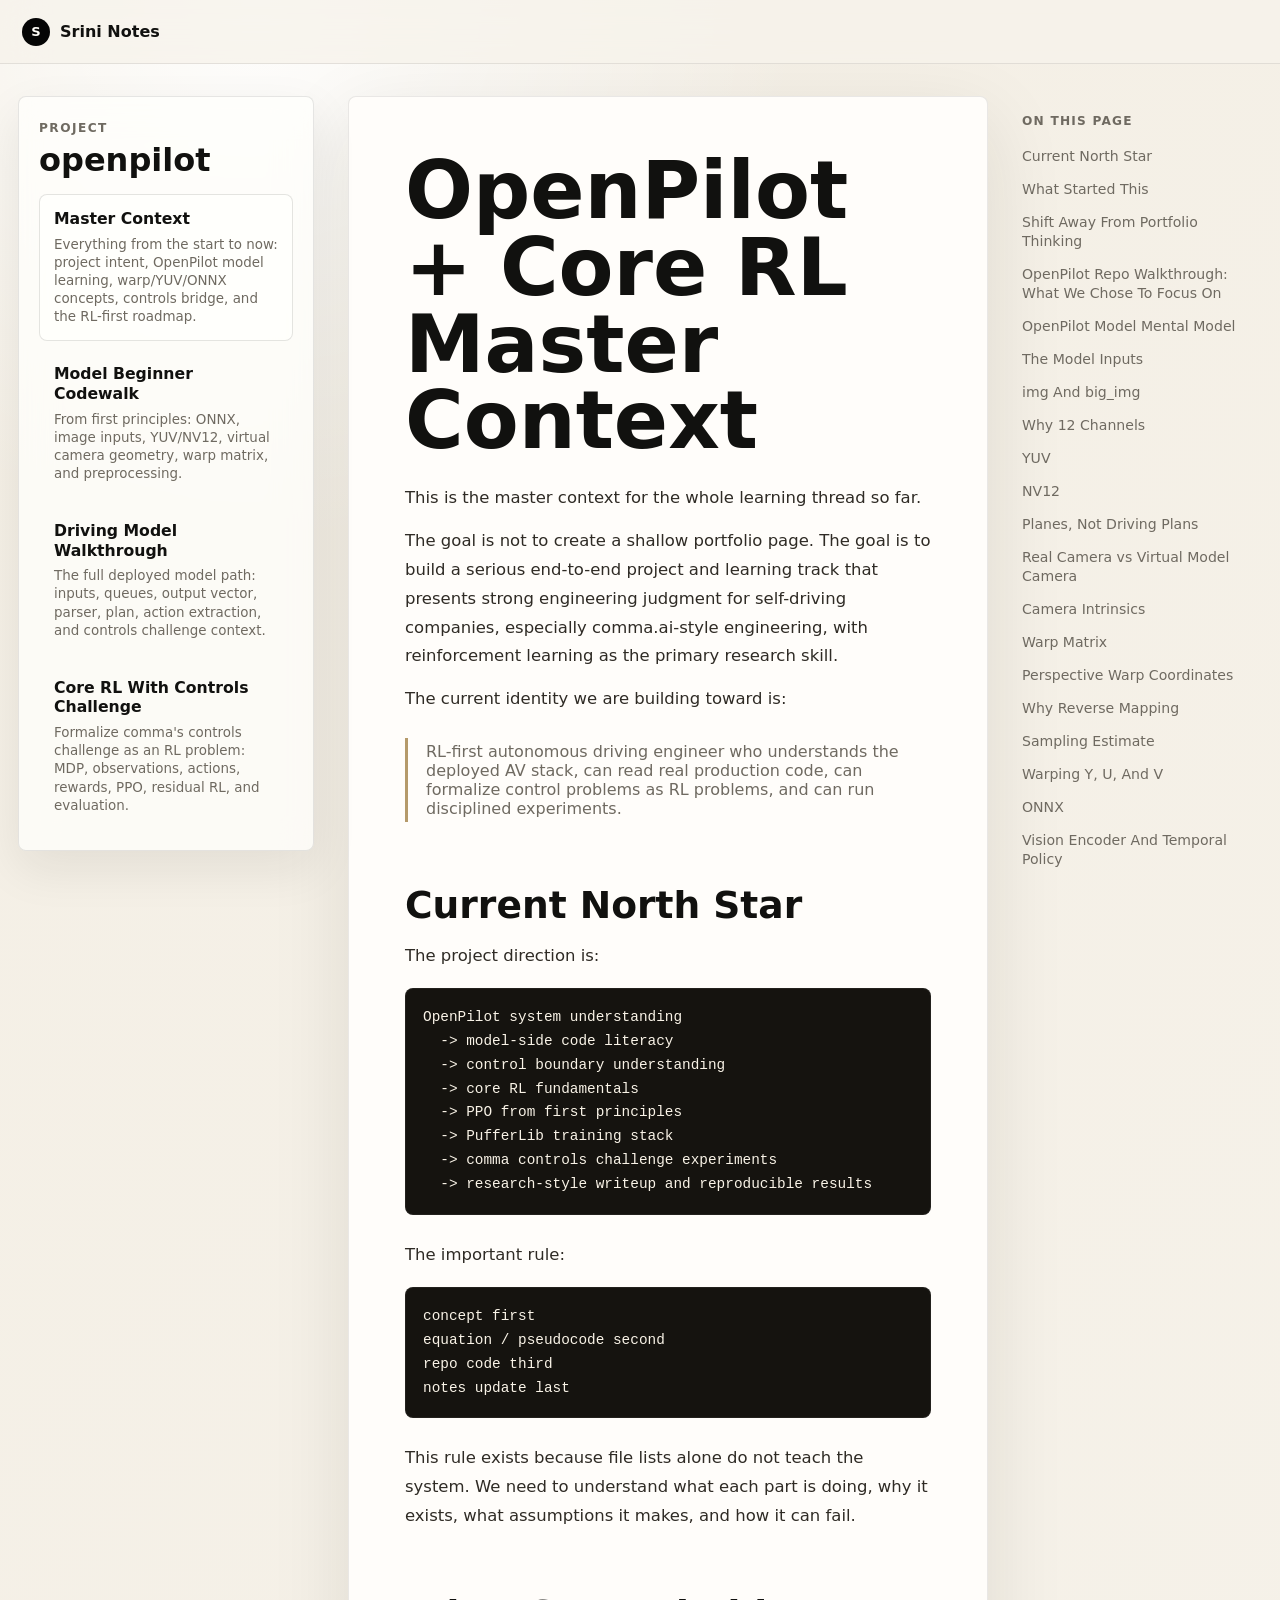
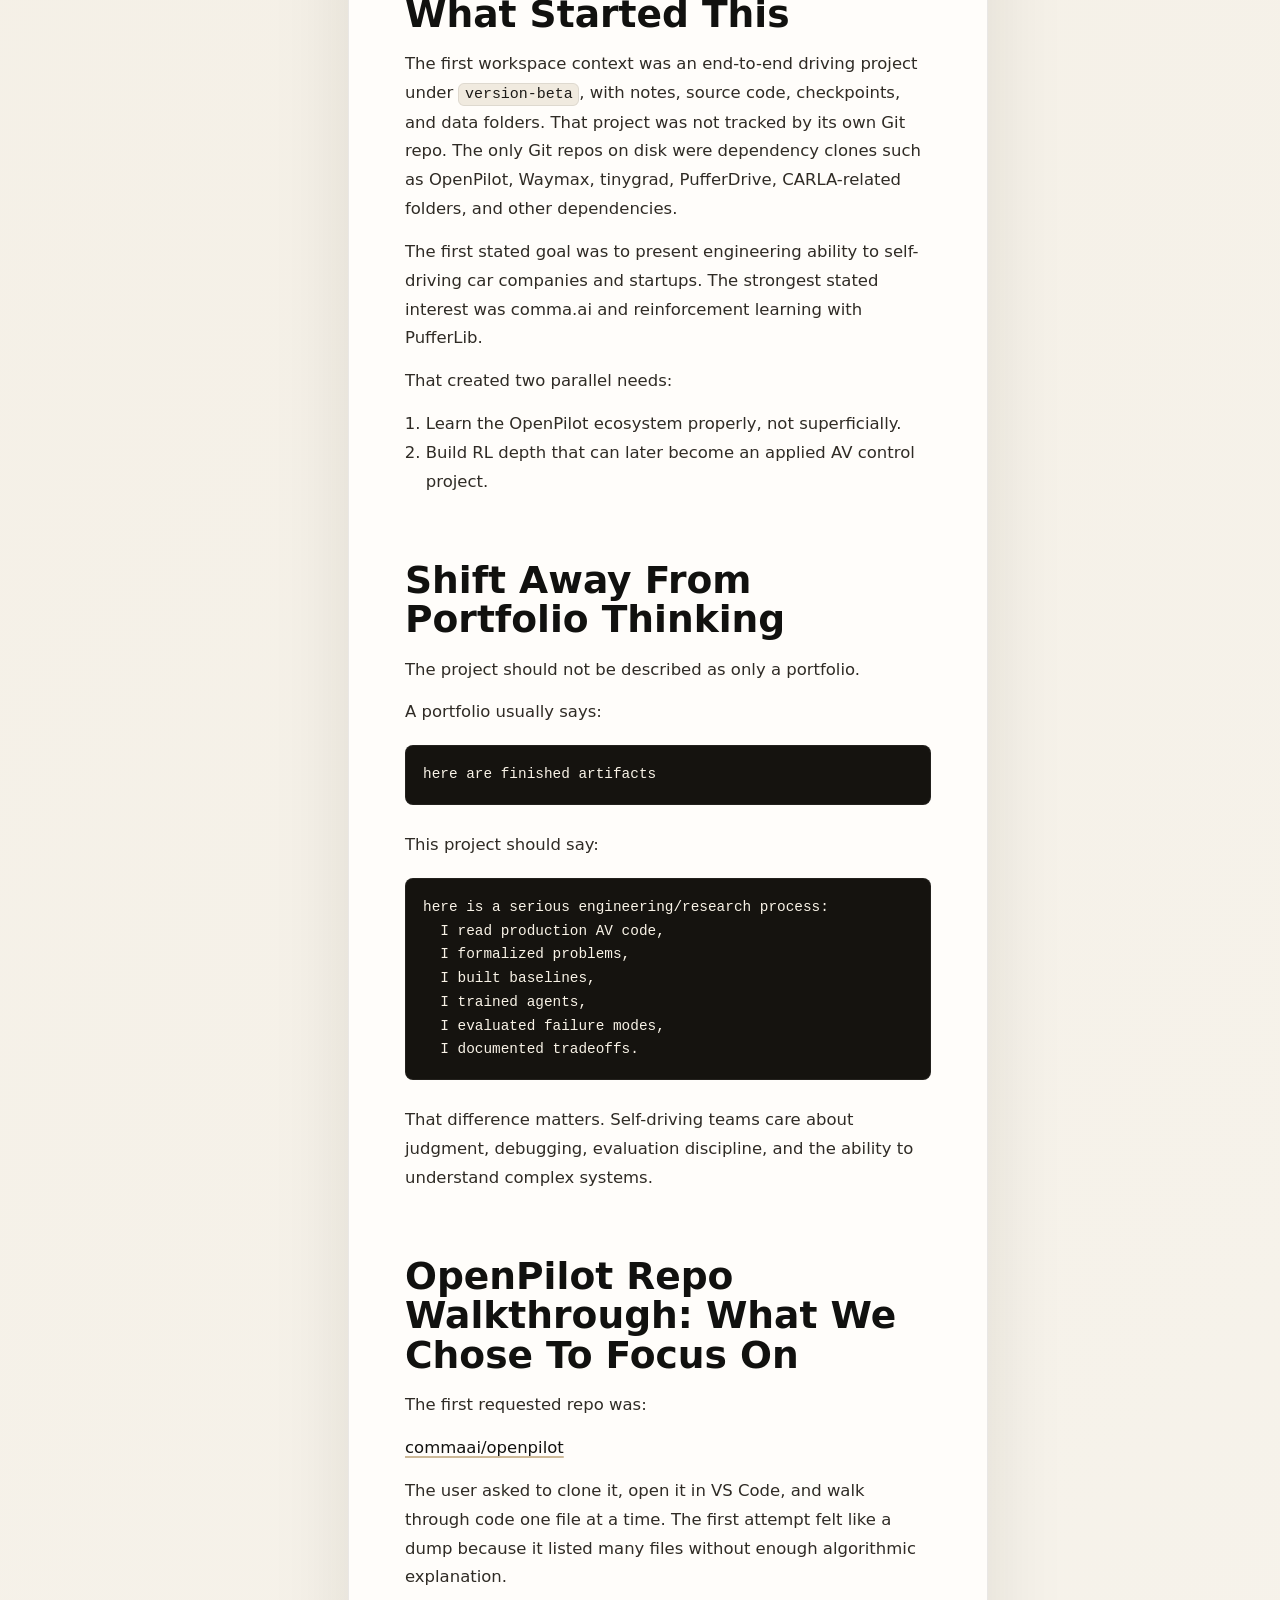
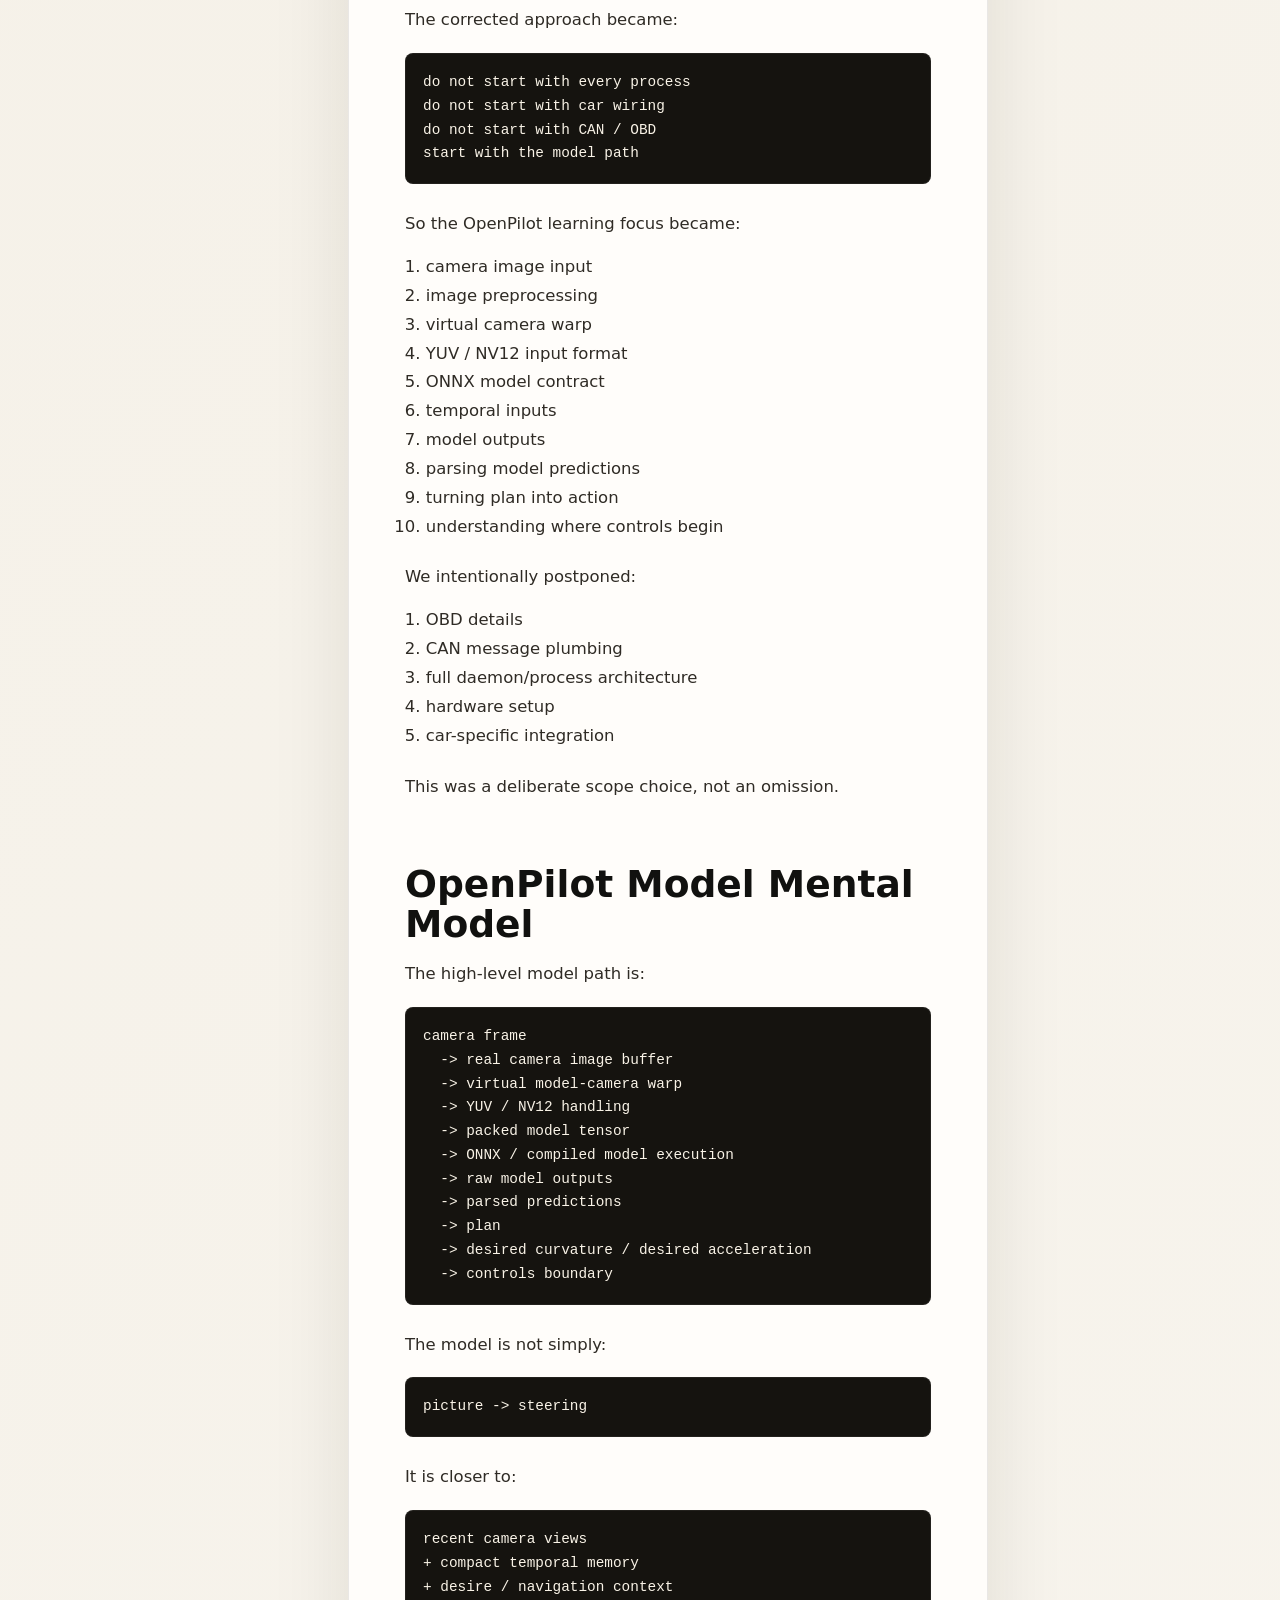
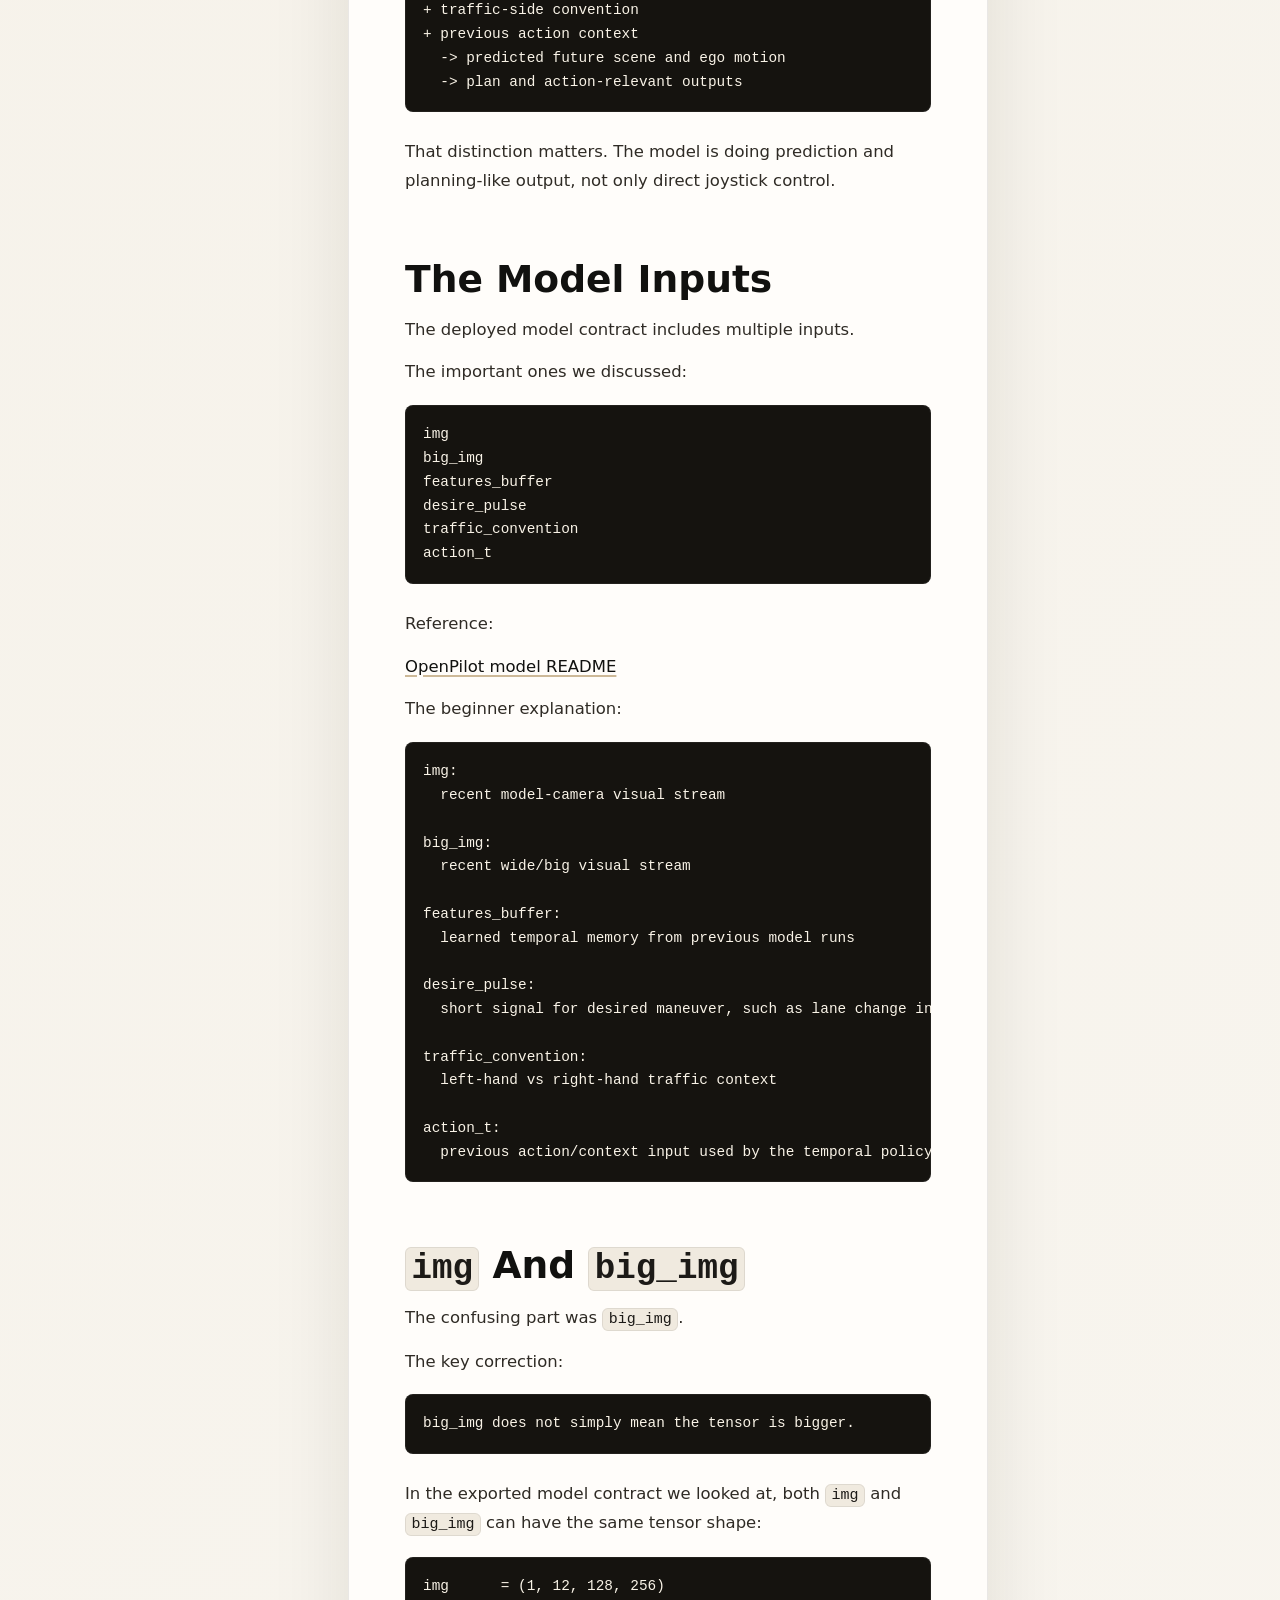
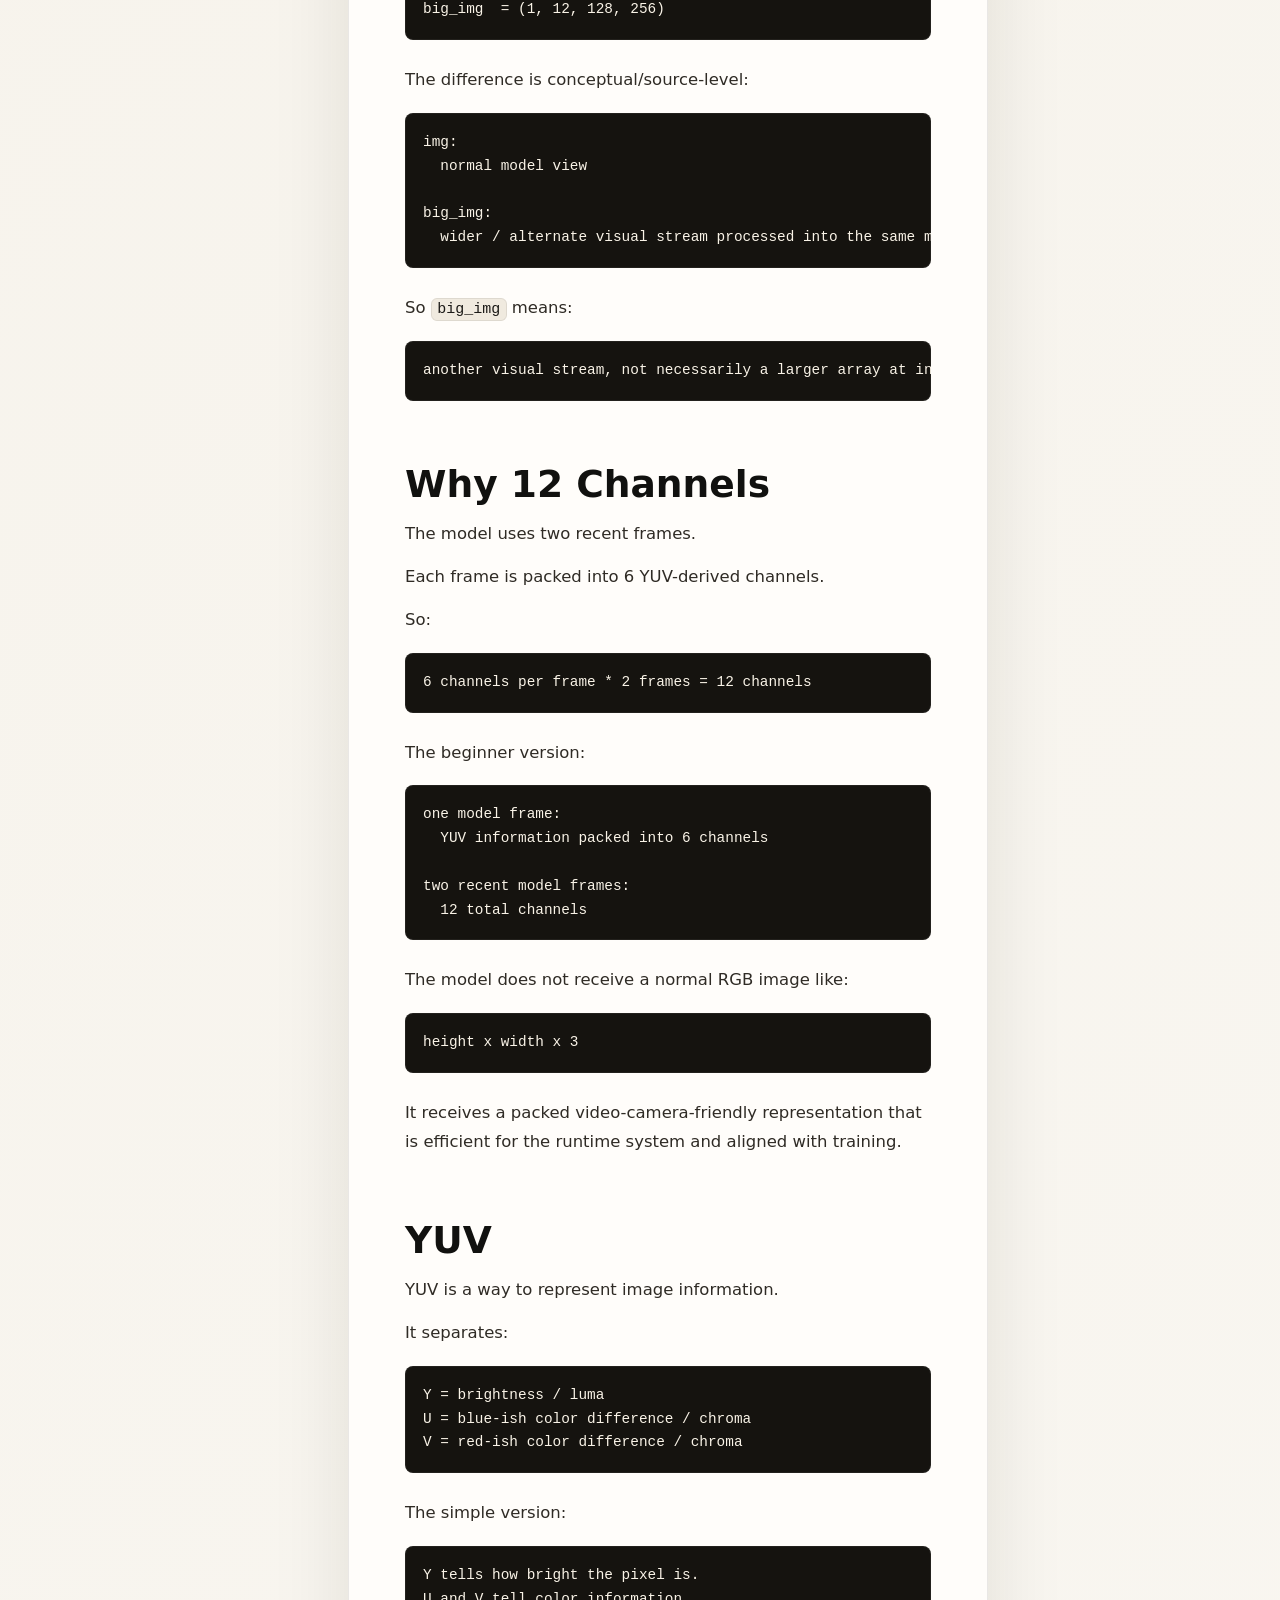
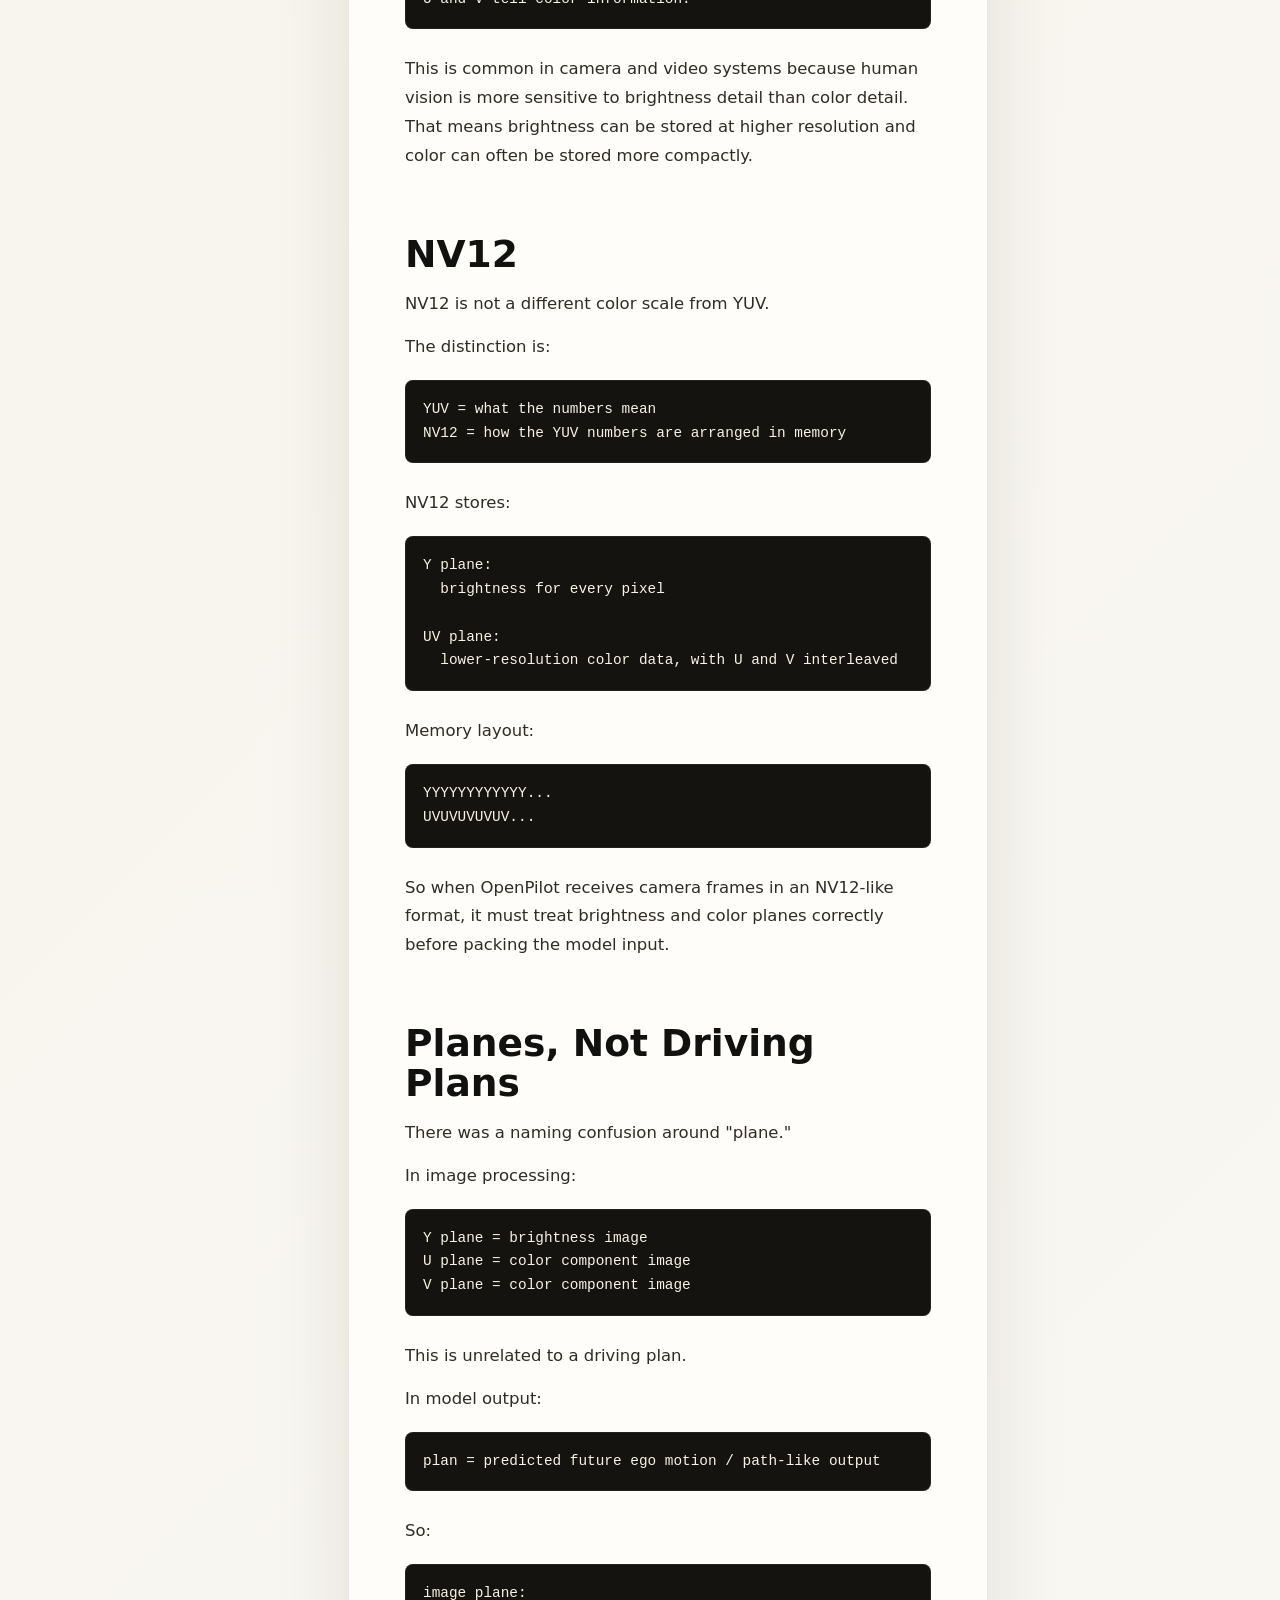
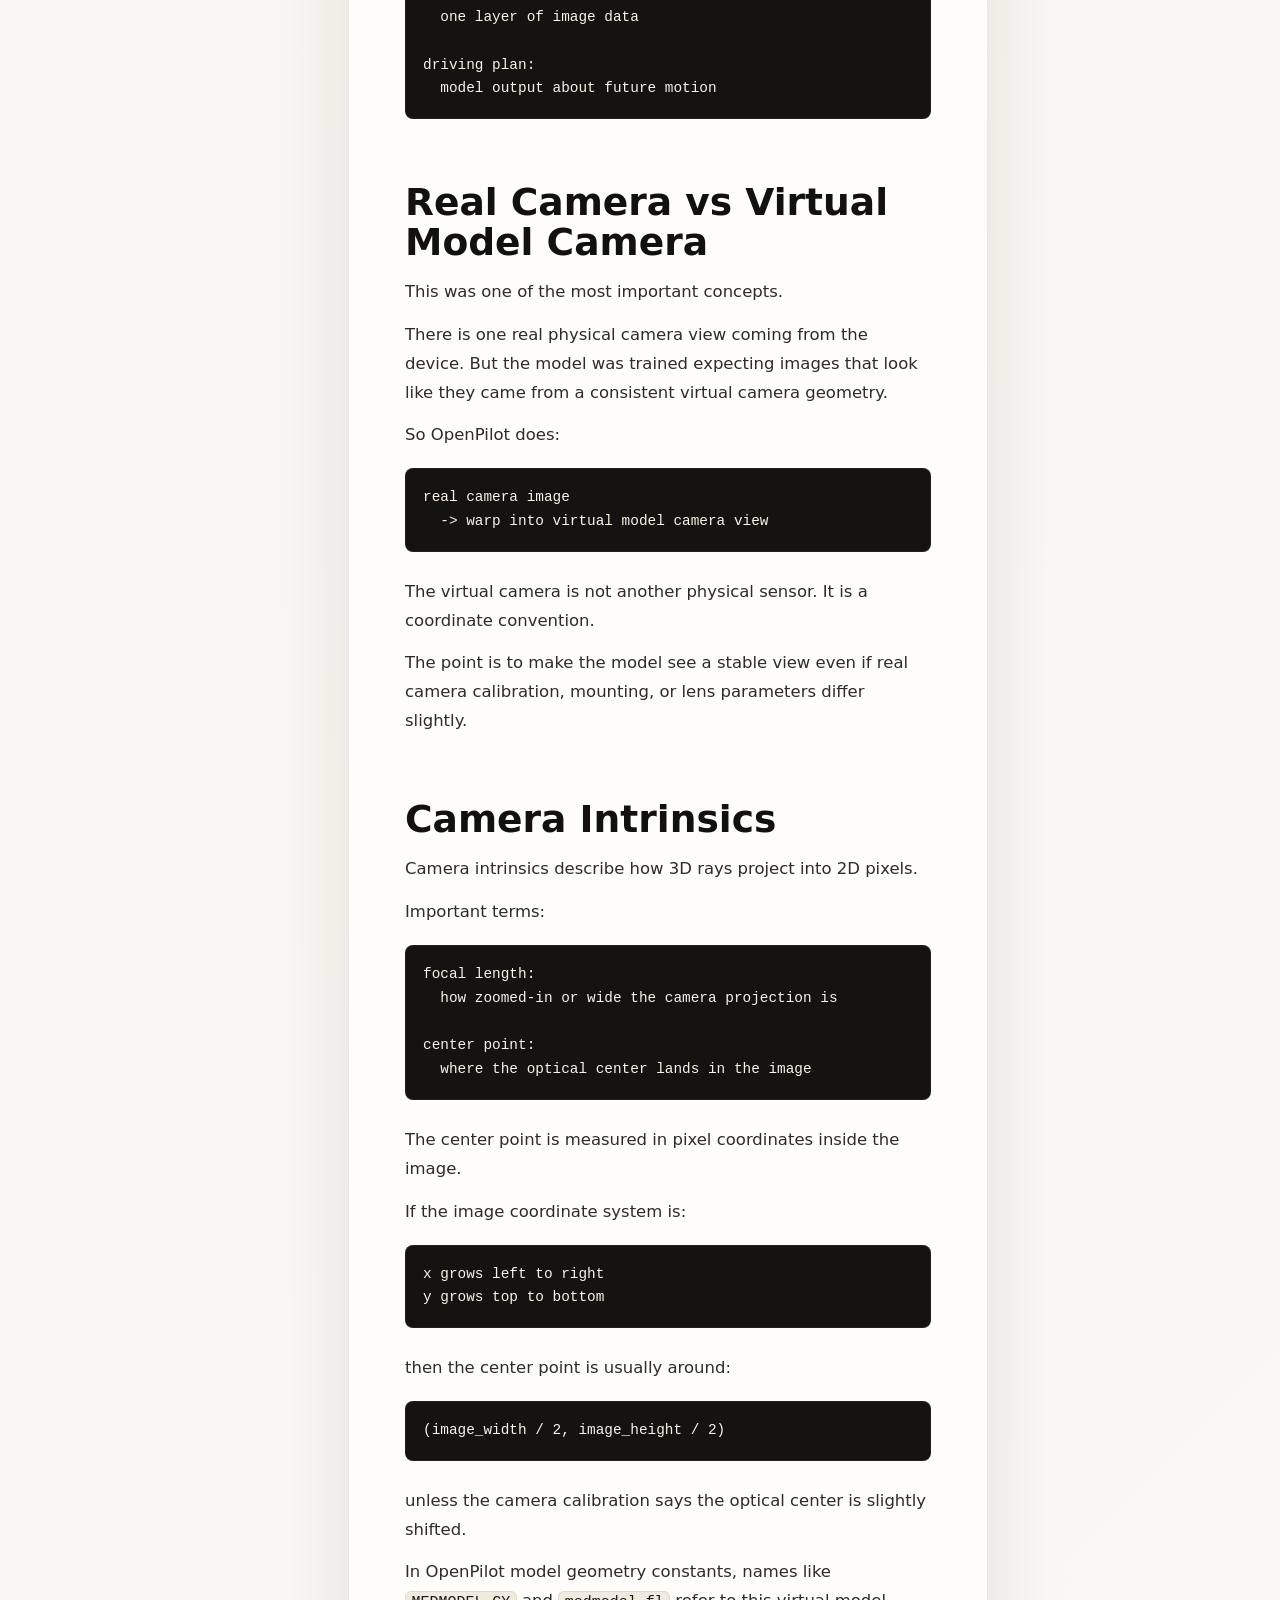
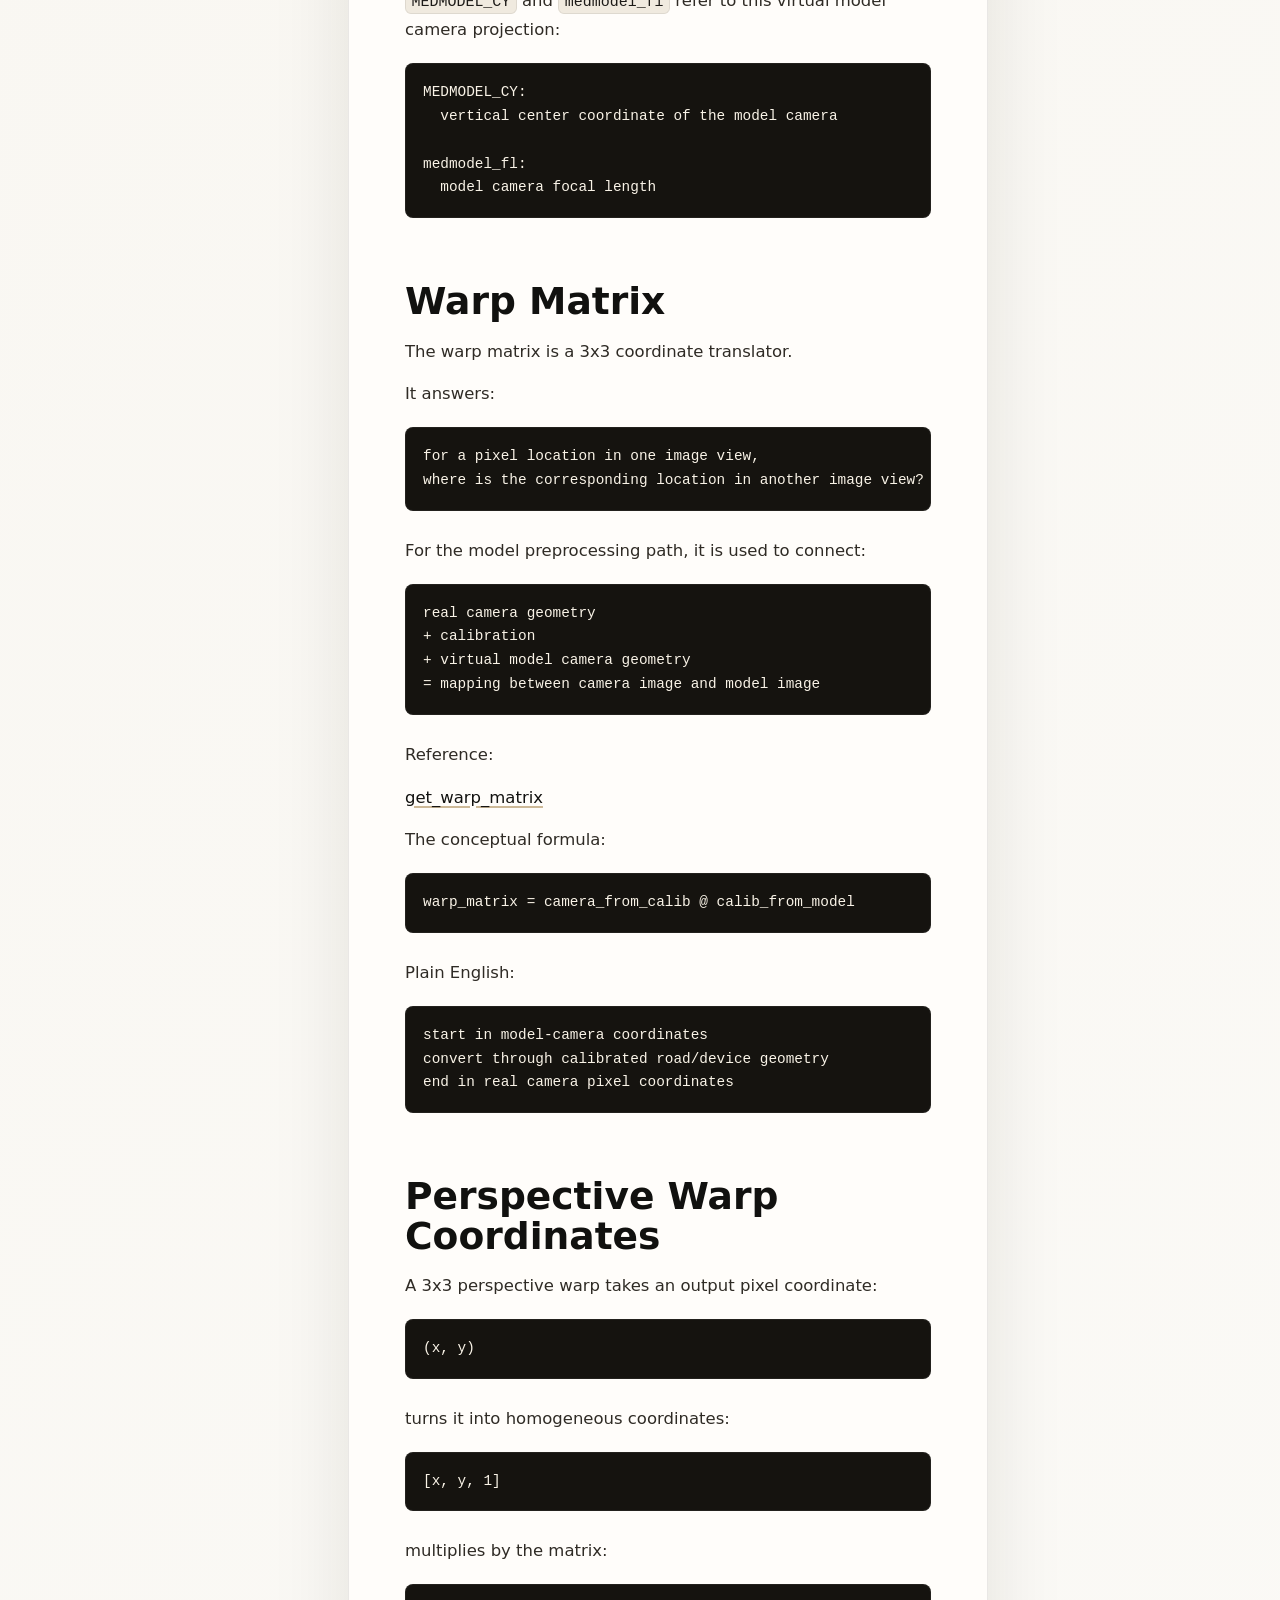
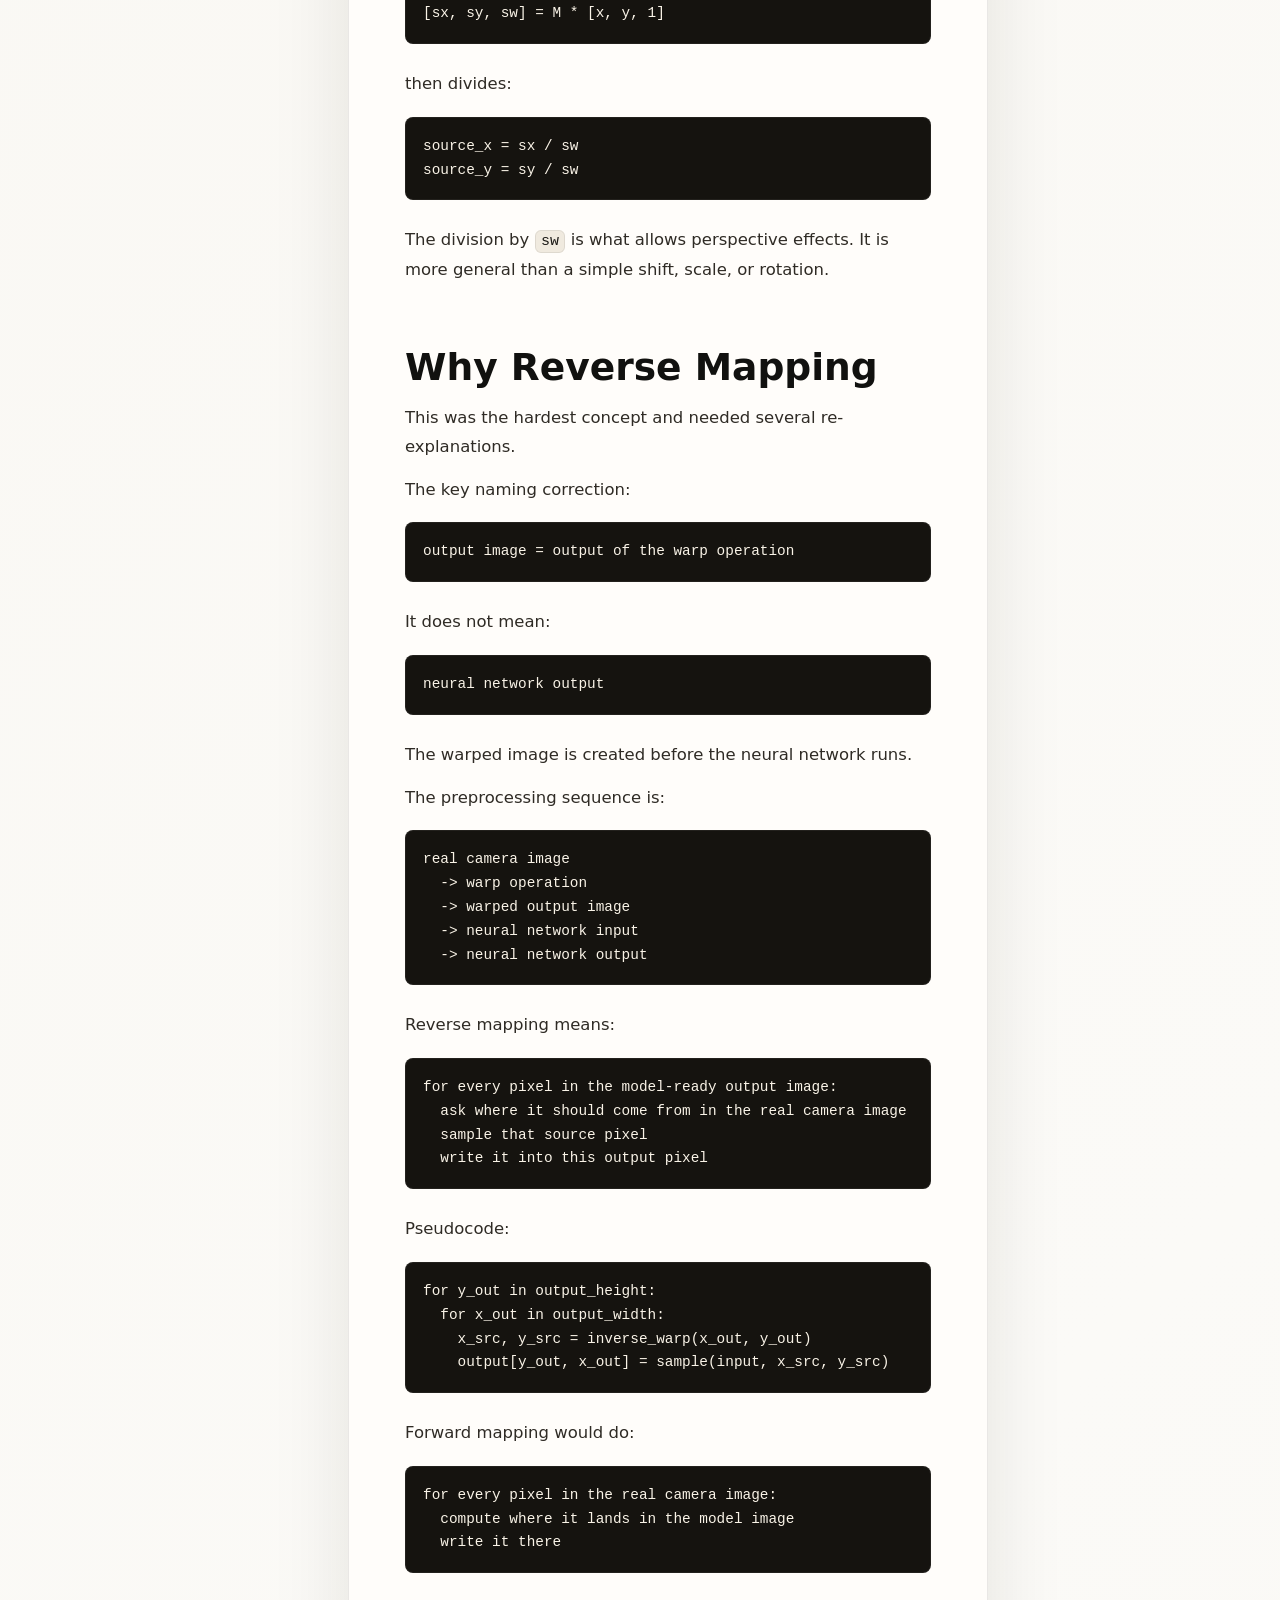
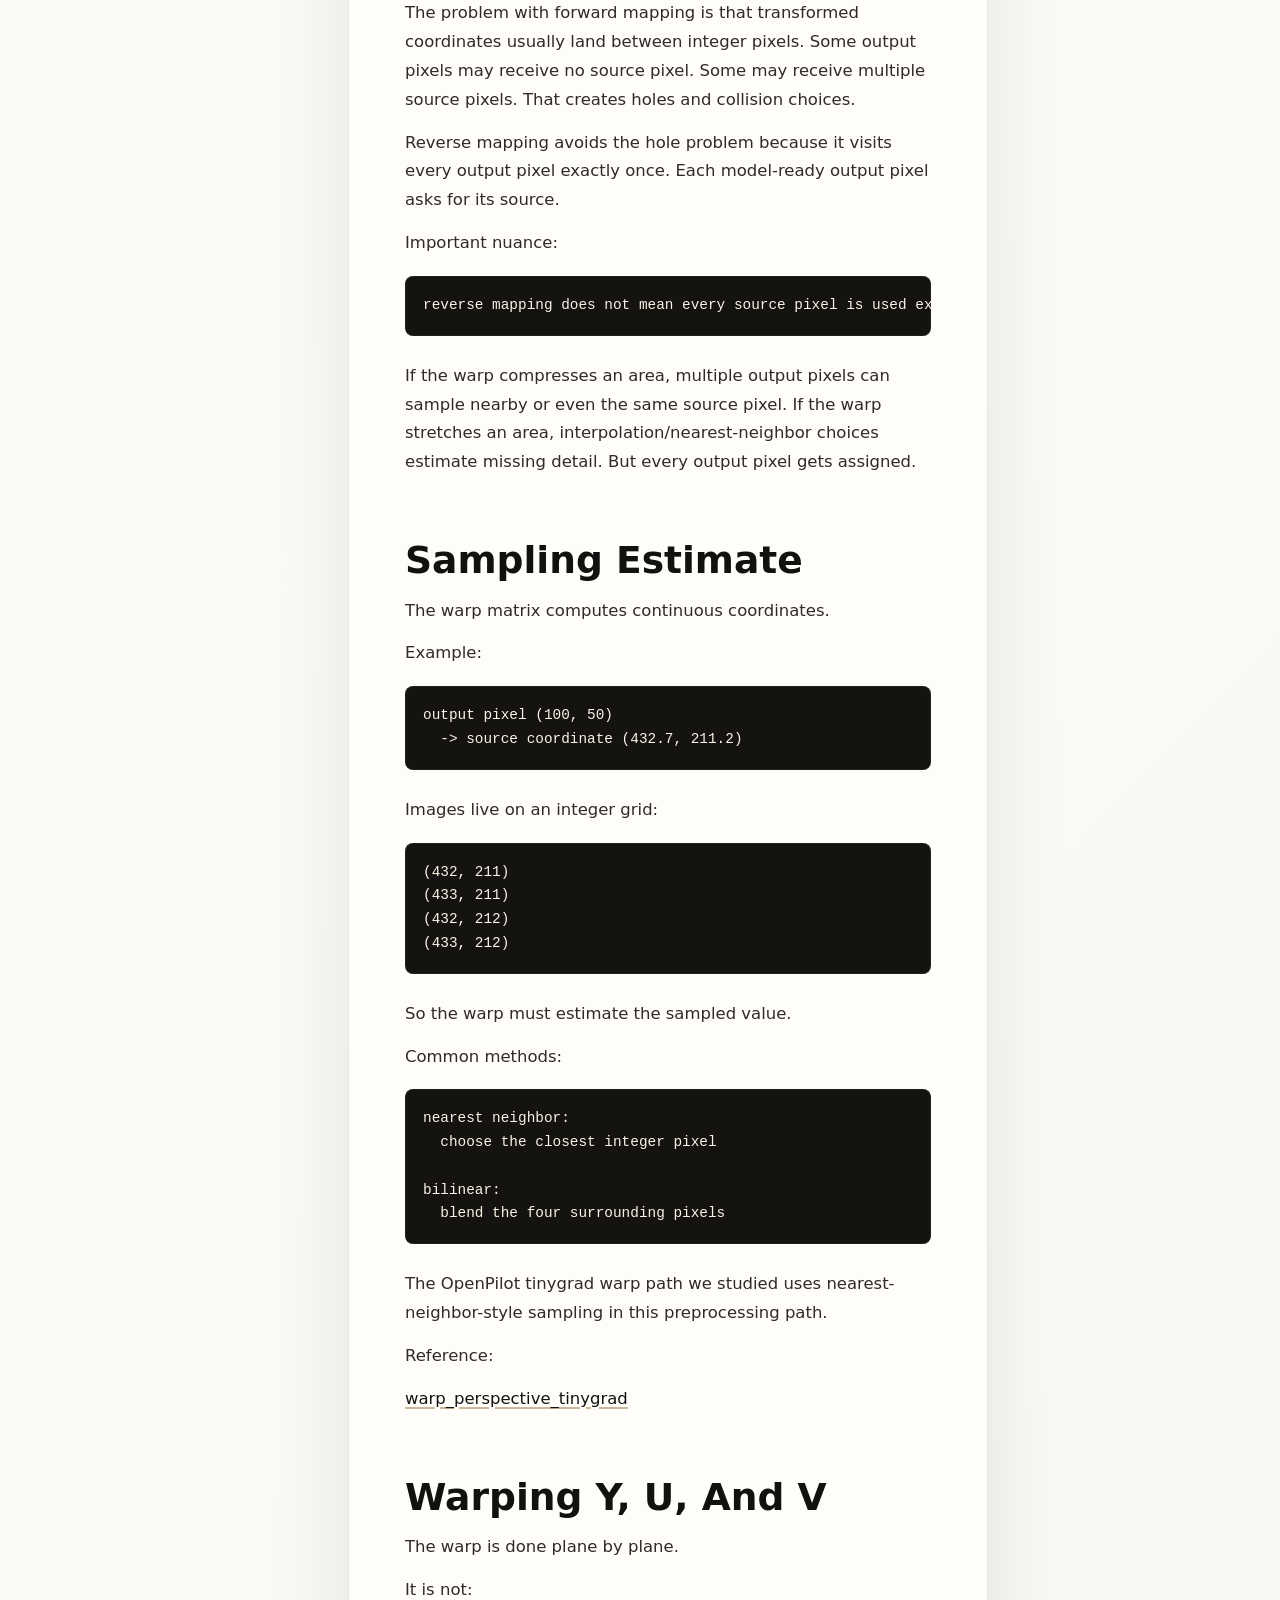
<file: openpilot/index.html>
<!doctype html>
<html lang="en">
  <head>
    <meta charset="utf-8">
    <meta name="viewport" content="width=device-width, initial-scale=1">
    <title>OpenPilot Notes | Srini Notes</title>
    <meta name="description" content="OpenPilot model and codewalk notes.">
    <link rel="stylesheet" href="../assets/styles.css">
  </head>
  <body class="reader-shell" data-project="openpilot">
    <header class="topbar">
      <a class="brand" href="../" aria-label="Back to project list">
        <span class="brand-mark">S</span>
        <span>Srini Notes</span>
      </a>
      <button class="sidebar-toggle" type="button" aria-expanded="false" aria-controls="reader-sidebar">
        Notes
      </button>
    </header>

    <div class="reader-layout">
      <aside class="sidebar" id="reader-sidebar">
        <div class="sidebar-heading">
          <span class="eyebrow">project</span>
          <h1>openpilot</h1>
        </div>
        <nav class="note-list" id="note-list" aria-label="OpenPilot notes"></nav>
      </aside>

      <main class="reader-main">
        <article class="note-article" id="note-content" aria-live="polite">
          <div class="loading">Loading notes...</div>
        </article>
      </main>

      <aside class="toc-panel" aria-label="Table of contents">
        <div class="toc-title">On This Page</div>
        <nav id="toc"></nav>
      </aside>
    </div>

    <script src="../assets/reader.js"></script>
  </body>
</html>
</file>
<file: assets/styles.css>
:root {
  --paper: #f7f3eb;
  --paper-soft: #fbfaf6;
  --ink: #11110f;
  --muted: #6f6a61;
  --line: #ded6c7;
  --line-strong: #c8bda8;
  --panel: rgba(255, 255, 252, 0.72);
  --panel-solid: #fffdfa;
  --black: #050505;
  --code: #1c1a17;
  --code-bg: #f0eadf;
  --accent: #b59a6a;
  --shadow: 0 24px 80px rgba(31, 25, 15, 0.1);
  color-scheme: light;
  font-family: Inter, ui-sans-serif, system-ui, -apple-system, BlinkMacSystemFont, "SF Pro Text", "Segoe UI", sans-serif;
}

* {
  box-sizing: border-box;
}

html {
  scroll-behavior: smooth;
}

body {
  margin: 0;
  background:
    radial-gradient(circle at 20% 0%, rgba(255, 255, 255, 0.9), transparent 34rem),
    linear-gradient(135deg, #f4efe5 0%, #fbfaf7 42%, #efe6d8 100%);
  color: var(--ink);
}

a {
  color: inherit;
}

.home-shell {
  min-height: 100vh;
}

.home {
  width: min(1120px, calc(100% - 40px));
  margin: 0 auto;
  padding: 72px 0;
}

.home-hero {
  min-height: 42vh;
  display: flex;
  flex-direction: column;
  justify-content: flex-end;
  padding-bottom: 36px;
}

.home-kicker,
.eyebrow {
  color: var(--muted);
  font-size: 0.76rem;
  font-weight: 700;
  letter-spacing: 0.12em;
  text-transform: uppercase;
}

.home h1 {
  max-width: 760px;
  margin: 12px 0 16px;
  font-size: clamp(3.4rem, 10vw, 8.8rem);
  line-height: 0.88;
  letter-spacing: 0;
}

.home p {
  max-width: 620px;
  margin: 0;
  color: var(--muted);
  font-size: clamp(1.04rem, 2vw, 1.35rem);
  line-height: 1.55;
}

.project-grid {
  display: grid;
  grid-template-columns: repeat(auto-fit, minmax(260px, 1fr));
  gap: 18px;
  padding-top: 28px;
}

.project-card {
  min-height: 260px;
  display: grid;
  align-content: space-between;
  padding: 26px;
  color: var(--ink);
  text-decoration: none;
  background: rgba(255, 255, 252, 0.68);
  border: 1px solid rgba(17, 17, 15, 0.1);
  border-radius: 8px;
  box-shadow: var(--shadow);
  backdrop-filter: blur(18px);
  transition: transform 160ms ease, border-color 160ms ease, background 160ms ease;
}

.project-card:hover {
  transform: translateY(-3px);
  border-color: rgba(17, 17, 15, 0.28);
  background: rgba(255, 255, 252, 0.86);
}

.project-index {
  color: var(--accent);
  font-size: 0.82rem;
  font-weight: 700;
}

.project-title {
  display: block;
  margin-top: 32px;
  font-size: clamp(2.3rem, 5vw, 4.4rem);
  font-weight: 760;
  letter-spacing: 0;
}

.project-copy {
  display: block;
  max-width: 520px;
  margin-top: 18px;
  color: var(--muted);
  font-size: 1rem;
  line-height: 1.55;
}

.project-link {
  display: inline-flex;
  margin-top: 36px;
  font-size: 0.92rem;
  font-weight: 700;
}

.reader-shell {
  min-height: 100vh;
  overflow-x: hidden;
}

.topbar {
  position: sticky;
  top: 0;
  z-index: 20;
  height: 64px;
  display: flex;
  align-items: center;
  justify-content: space-between;
  padding: 0 22px;
  background: rgba(247, 243, 235, 0.78);
  border-bottom: 1px solid rgba(17, 17, 15, 0.09);
  backdrop-filter: blur(22px);
}

.brand {
  display: inline-flex;
  align-items: center;
  gap: 10px;
  color: var(--ink);
  text-decoration: none;
  font-weight: 750;
}

.brand-mark {
  width: 28px;
  height: 28px;
  display: inline-grid;
  place-items: center;
  color: #fffdf8;
  background: var(--black);
  border-radius: 50%;
  font-size: 0.82rem;
}

.sidebar-toggle {
  display: none;
  border: 1px solid rgba(17, 17, 15, 0.14);
  border-radius: 999px;
  padding: 8px 14px;
  color: var(--ink);
  background: rgba(255, 255, 252, 0.82);
  font: inherit;
  font-weight: 700;
}

.reader-layout {
  display: grid;
  grid-template-columns: 296px minmax(0, 820px) 240px;
  gap: 34px;
  width: min(1440px, calc(100% - 36px));
  margin: 0 auto;
  padding: 32px 0 80px;
}

.sidebar,
.toc-panel {
  position: sticky;
  top: 88px;
  align-self: start;
  max-height: calc(100vh - 112px);
  overflow: auto;
}

.sidebar {
  padding: 20px;
  background: var(--panel);
  border: 1px solid rgba(17, 17, 15, 0.1);
  border-radius: 8px;
  box-shadow: 0 18px 48px rgba(31, 25, 15, 0.08);
  backdrop-filter: blur(18px);
}

.sidebar h1 {
  margin: 8px 0 18px;
  font-size: 2rem;
  line-height: 1;
}

.note-list {
  display: grid;
  gap: 8px;
}

.note-button {
  width: 100%;
  display: block;
  padding: 14px;
  text-align: left;
  color: var(--ink);
  background: transparent;
  border: 1px solid transparent;
  border-radius: 8px;
  cursor: pointer;
  font: inherit;
}

.note-button:hover,
.note-button.active {
  background: rgba(255, 255, 252, 0.82);
  border-color: rgba(17, 17, 15, 0.11);
}

.note-button strong {
  display: block;
  font-size: 0.98rem;
  line-height: 1.25;
}

.note-button span {
  display: block;
  margin-top: 7px;
  color: var(--muted);
  font-size: 0.84rem;
  line-height: 1.35;
}

.reader-main {
  min-width: 0;
}

.note-article {
  padding: clamp(24px, 5vw, 56px);
  background: var(--panel-solid);
  border: 1px solid rgba(17, 17, 15, 0.09);
  border-radius: 8px;
  box-shadow: var(--shadow);
}

.note-article h1 {
  margin: 0 0 24px;
  font-size: clamp(2.25rem, 7vw, 5rem);
  line-height: 0.96;
  letter-spacing: 0;
}

.note-article h2 {
  margin: 56px 0 16px;
  padding-top: 8px;
  font-size: clamp(1.55rem, 4vw, 2.35rem);
  line-height: 1.05;
  letter-spacing: 0;
}

.note-article h3 {
  margin: 34px 0 12px;
  font-size: 1.22rem;
  line-height: 1.2;
}

.note-article p,
.note-article li {
  color: #2f2b25;
  font-size: 1.03rem;
  line-height: 1.75;
}

.note-article p {
  margin: 14px 0;
}

.note-article ul,
.note-article ol {
  padding-left: 1.3rem;
  margin: 12px 0 22px;
}

.note-article a {
  color: #11110f;
  text-decoration-color: rgba(181, 154, 106, 0.68);
  text-decoration-thickness: 2px;
  text-underline-offset: 3px;
}

.note-article code {
  padding: 0.13rem 0.34rem;
  color: var(--code);
  background: var(--code-bg);
  border: 1px solid rgba(17, 17, 15, 0.08);
  border-radius: 6px;
  font-family: "SFMono-Regular", ui-monospace, "Cascadia Code", Menlo, monospace;
  font-size: 0.91em;
}

.note-article pre {
  overflow-x: auto;
  margin: 18px 0 26px;
  padding: 18px;
  color: #f9f3e7;
  background: #15130f;
  border-radius: 8px;
  box-shadow: inset 0 0 0 1px rgba(255, 255, 255, 0.06);
}

.note-article pre code {
  padding: 0;
  color: inherit;
  background: transparent;
  border: 0;
  border-radius: 0;
  font-size: 0.9rem;
  line-height: 1.65;
}

.note-article blockquote {
  margin: 24px 0;
  padding: 4px 0 4px 18px;
  color: var(--muted);
  border-left: 3px solid var(--accent);
}

.loading {
  color: var(--muted);
}

.toc-panel {
  padding: 18px 0;
}

.toc-title {
  margin-bottom: 12px;
  color: var(--muted);
  font-size: 0.76rem;
  font-weight: 800;
  letter-spacing: 0.1em;
  text-transform: uppercase;
}

.toc-panel a {
  display: block;
  padding: 7px 0;
  color: var(--muted);
  text-decoration: none;
  font-size: 0.88rem;
  line-height: 1.35;
}

.toc-panel a:hover {
  color: var(--ink);
}

.toc-panel .toc-h3 {
  padding-left: 14px;
}

@media (max-width: 1120px) {
  .reader-layout {
    grid-template-columns: 260px minmax(0, 1fr);
  }

  .toc-panel {
    display: none;
  }
}

@media (max-width: 760px) {
  .home {
    width: min(100% - 28px, 680px);
    padding: 42px 0;
  }

  .home-hero {
    min-height: 34vh;
  }

  .project-card {
    min-height: 230px;
    padding: 22px;
  }

  .sidebar-toggle {
    display: inline-flex;
  }

  .reader-layout {
    display: block;
    width: min(100% - 24px, 760px);
    padding-top: 18px;
  }

  .sidebar {
    position: fixed;
    z-index: 30;
    top: 72px;
    left: 12px;
    right: 12px;
    max-height: min(70vh, 560px);
    transform: translateY(-16px);
    opacity: 0;
    pointer-events: none;
    transition: transform 160ms ease, opacity 160ms ease;
  }

  .sidebar.open {
    transform: translateY(0);
    opacity: 1;
    pointer-events: auto;
  }

  .note-article {
    padding: 26px 20px 36px;
  }

  .note-article p,
  .note-article li {
    font-size: 0.99rem;
    line-height: 1.7;
  }
}
</file>
